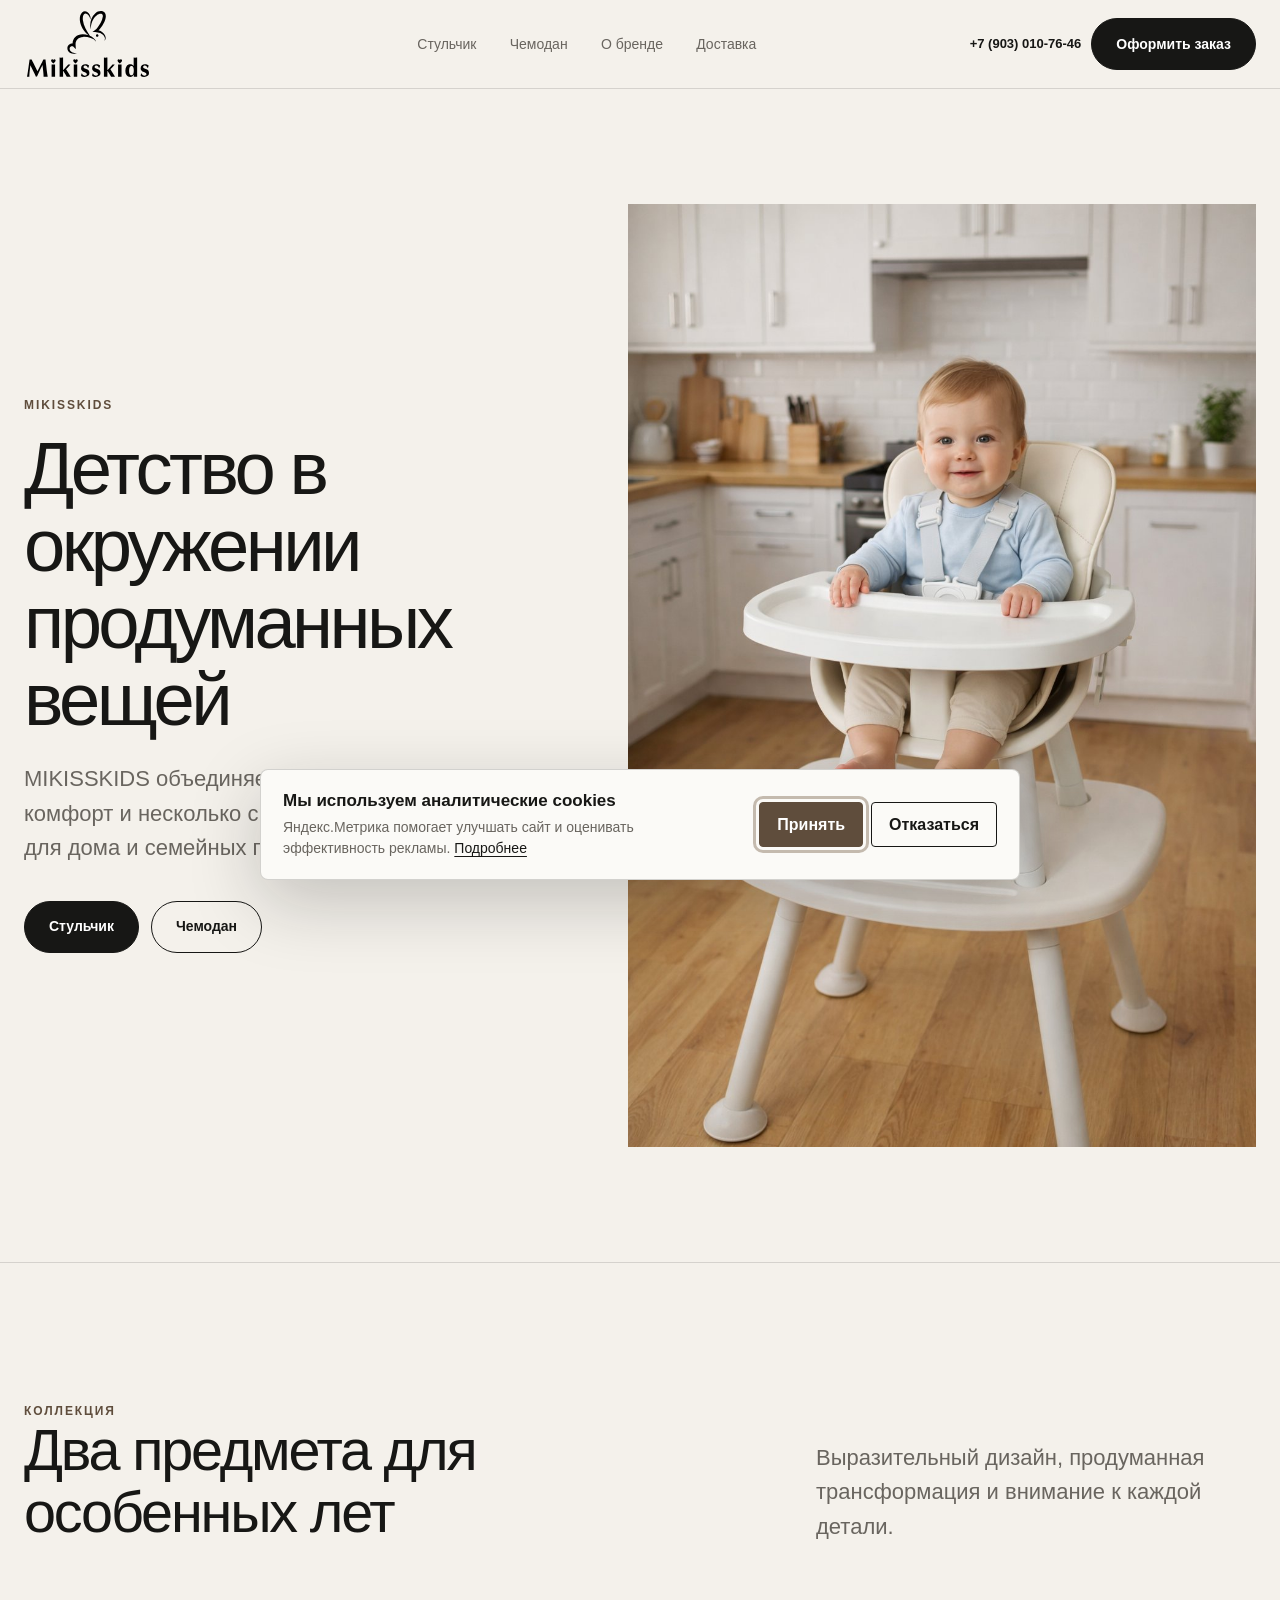
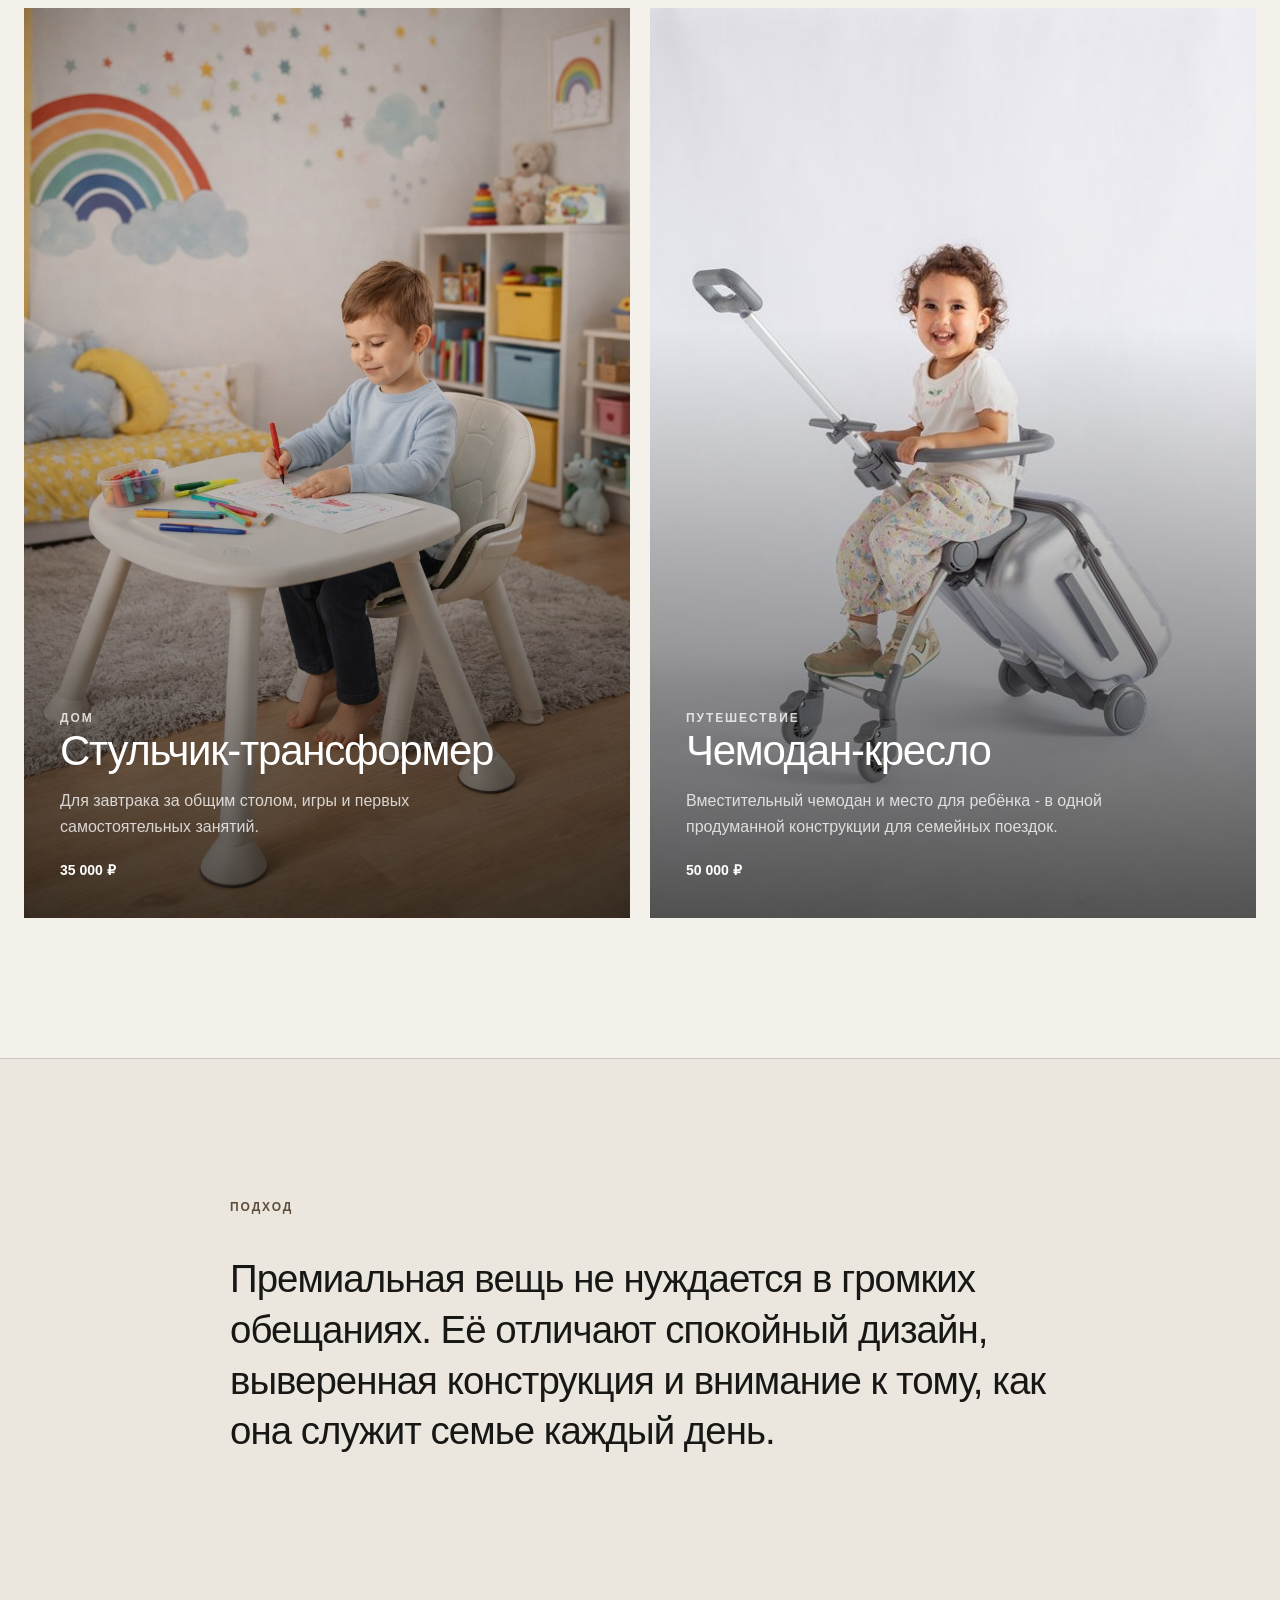
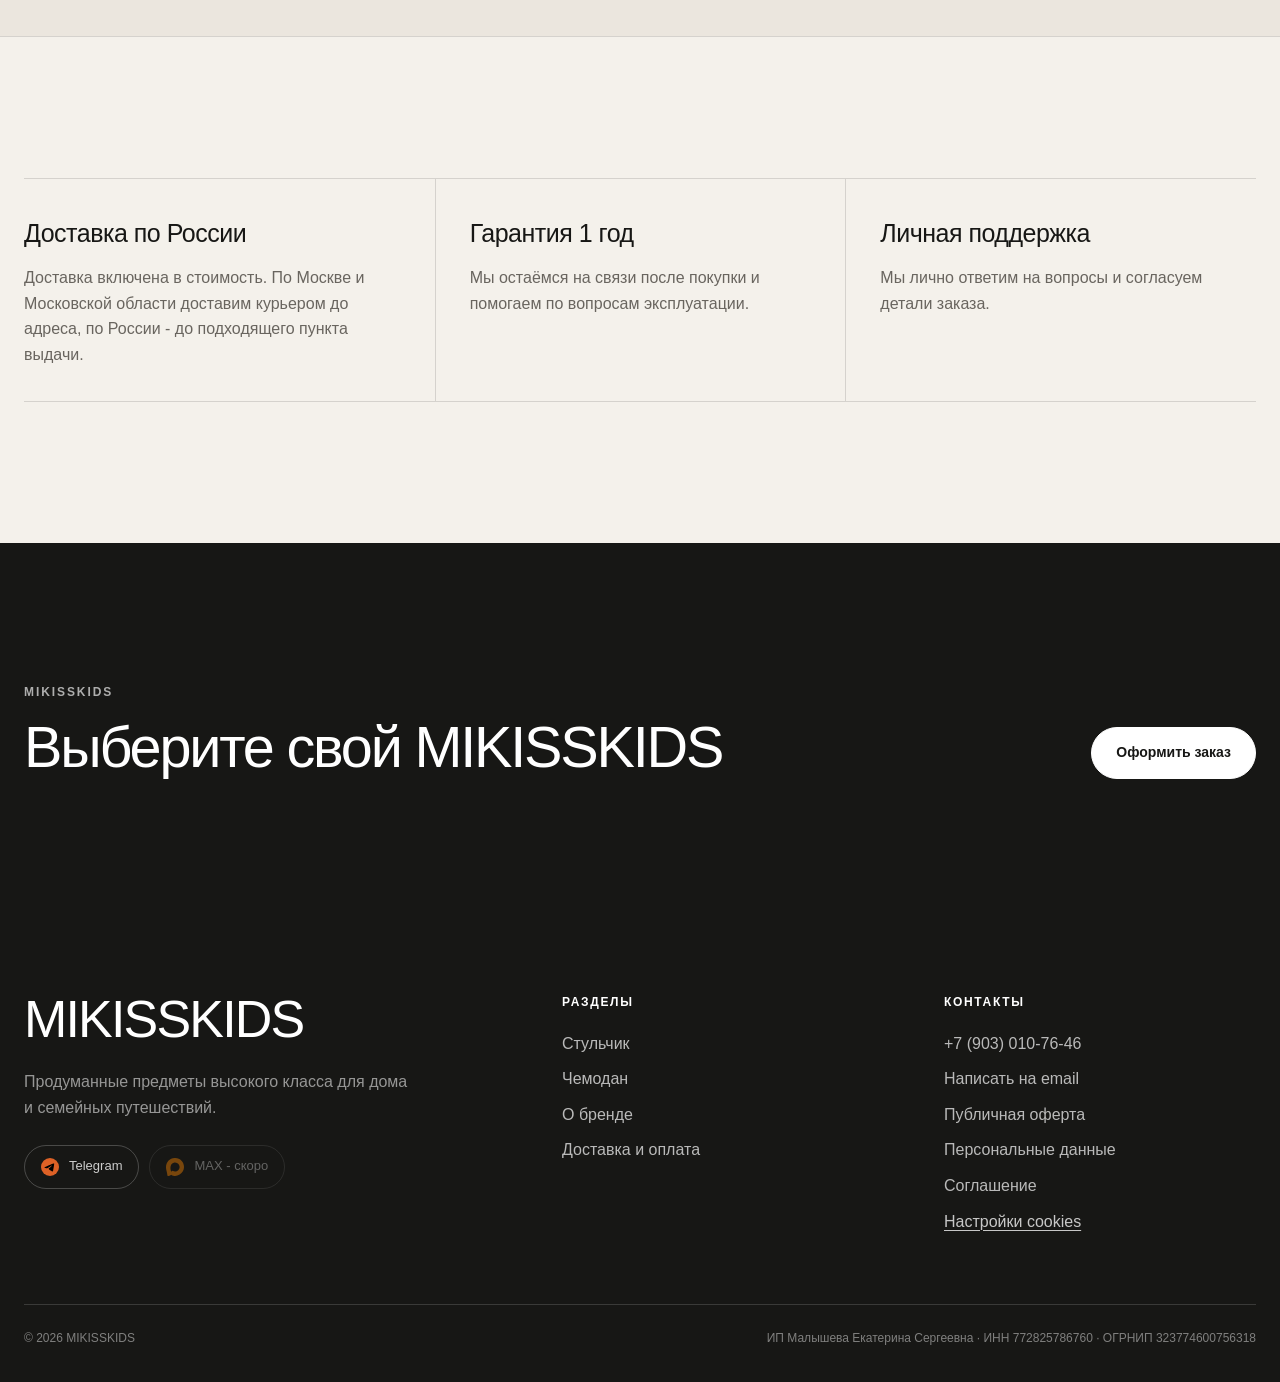
<file: index.html>
<!doctype html>
<html lang="ru">
<head>
  <meta charset="utf-8">
  <meta name="viewport" content="width=device-width, initial-scale=1">
  <title>MIKISSKIDS - вещи для дома и семейных путешествий</title>
  <meta
    name="description"
    content="Стульчик-трансформер и чемодан-кресло MIKISSKIDS. Продуманные предметы для детства, дома и семейных путешествий."
  >
  <link rel="canonical" href="https://mikisskids.ru/">
  <meta property="og:locale" content="ru_RU">
  <meta property="og:type" content="website">
  <meta property="og:site_name" content="MIKISSKIDS">
  <meta property="og:title" content="MIKISSKIDS - вещи для дома и семейных путешествий">
  <meta property="og:description" content="Стульчик-трансформер и чемодан-кресло MIKISSKIDS. Продуманные предметы для детства, дома и семейных путешествий.">
  <meta property="og:url" content="https://mikisskids.ru/">
  <meta property="og:image" content="https://mikisskids.ru/assets/images/chair/chair-01.jpg">
  <meta name="twitter:card" content="summary_large_image">
  <script type="application/ld+json">
  {
    "@context": "https://schema.org",
    "@graph": [
      {
        "@type": "Organization",
        "@id": "https://mikisskids.ru/#organization",
        "name": "MIKISSKIDS",
        "url": "https://mikisskids.ru/",
        "logo": "https://mikisskids.ru/assets/brand/logo-full.svg",
        "email": "welcome@mikisskids.ru",
        "telephone": "+7-903-010-76-46"
      },
      {
        "@type": "WebSite",
        "@id": "https://mikisskids.ru/#website",
        "url": "https://mikisskids.ru/",
        "name": "MIKISSKIDS",
        "inLanguage": "ru-RU",
        "publisher": {
          "@id": "https://mikisskids.ru/#organization"
        }
      }
    ]
  }
  </script>
  <base href="./">
  <link rel="icon" href="assets/brand/favicon.svg" type="image/svg+xml">
  <link rel="stylesheet" href="css/styles.css">
  <link rel="stylesheet" href="css/consent.css">
  <script src="js/consent.js" defer></script>
  <script src="js/main.js" defer></script>
</head>
<body data-page="home">
  <site-header></site-header>

  <main id="main">
    <section class="hero">
      <div class="container hero-grid">
        <div class="hero-copy reveal">
          <p class="eyebrow">MIKISSKIDS</p>
          <h1 class="display">
            Детство в окружении продуманных вещей
          </h1>
          <p class="lead">
            MIKISSKIDS объединяет выразительный дизайн, комфорт
            и несколько сценариев использования - для дома
            и семейных путешествий.
          </p>
          <div class="button-row">
            <a class="button" href="chair/">Стульчик</a>
            <a class="button button--secondary" href="travel-seat/">
              Чемодан
            </a>
          </div>
        </div>

        <div class="hero-image reveal">
          <img
            src="assets/images/chair/chair-01.jpg"
            width="1024"
            height="1536"
            fetchpriority="high"
            alt="Стульчик-трансформер MIKISSKIDS"
          >
        </div>
      </div>
    </section>

    <section class="section">
      <div class="container">
        <div class="section-head reveal">
          <div>
            <p class="eyebrow">Коллекция</p>
            <h2 class="heading">Два предмета для особенных лет</h2>
          </div>
          <p class="lead">
            Выразительный дизайн, продуманная трансформация
            и внимание к каждой детали.
          </p>
        </div>

        <div class="product-showcase">
          <a class="product-card reveal" href="chair/">
            <img
              src="assets/images/chair/chair-02.jpg"
              width="1024"
              height="1536"
              alt="Стульчик MIKISSKIDS в конфигурации стола и стула"
              loading="lazy"
            >
            <div class="product-card-content">
              <p class="eyebrow">Дом</p>
              <h3 class="subheading">Стульчик-трансформер</h3>
              <p>
                Для завтрака за общим столом, игры и первых
                самостоятельных занятий.
              </p>
              <span class="product-card-price">35 000 ₽</span>
            </div>
          </a>

          <a class="product-card reveal" href="travel-seat/">
            <img
              src="assets/images/travel-seat/travel-seat-04.jpg"
              width="700"
              height="1050"
              alt="Чемодан-кресло MIKISSKIDS во время семейной поездки"
              loading="lazy"
            >
            <div class="product-card-content">
              <p class="eyebrow">Путешествие</p>
              <h3 class="subheading">Чемодан-кресло</h3>
              <p>
                Вместительный чемодан и место для ребёнка -
                в одной продуманной конструкции для семейных поездок.
              </p>
              <span class="product-card-price">50 000 ₽</span>
            </div>
          </a>
        </div>
      </div>
    </section>

    <section class="section section--soft">
      <div class="narrow reveal">
        <p class="eyebrow">Подход</p>
        <p class="text-large">
          Премиальная вещь не нуждается в громких обещаниях.
          Её отличают спокойный дизайн, выверенная конструкция
          и внимание к тому, как она служит семье каждый день.
        </p>
      </div>
    </section>

    <section class="section">
      <div class="container">
        <div class="service-grid">
          <article class="service-item reveal">
            <h3>Доставка по России</h3>
            <p>
              Доставка включена в стоимость. По Москве и Московской
              области доставим курьером до адреса, по России -
              до подходящего пункта выдачи.
            </p>
          </article>

          <article class="service-item reveal">
            <h3>Гарантия 1 год</h3>
            <p>
              Мы остаёмся на связи после покупки и помогаем
              по вопросам эксплуатации.
            </p>
          </article>

          <article class="service-item reveal">
            <h3>Личная поддержка</h3>
            <p>
              Мы лично ответим на вопросы и согласуем детали заказа.
            </p>
          </article>
        </div>
      </div>
    </section>

    <section class="section section--dark">
      <div class="container purchase reveal">
        <div>
          <p class="eyebrow">MIKISSKIDS</p>
          <h2 class="heading">Выберите свой MIKISSKIDS</h2>
        </div>
        <button class="button button--light" type="button" data-open-order>
          Оформить заказ
        </button>
      </div>
    </section>
  </main>

  <site-footer></site-footer>

</body>
</html>
</file>
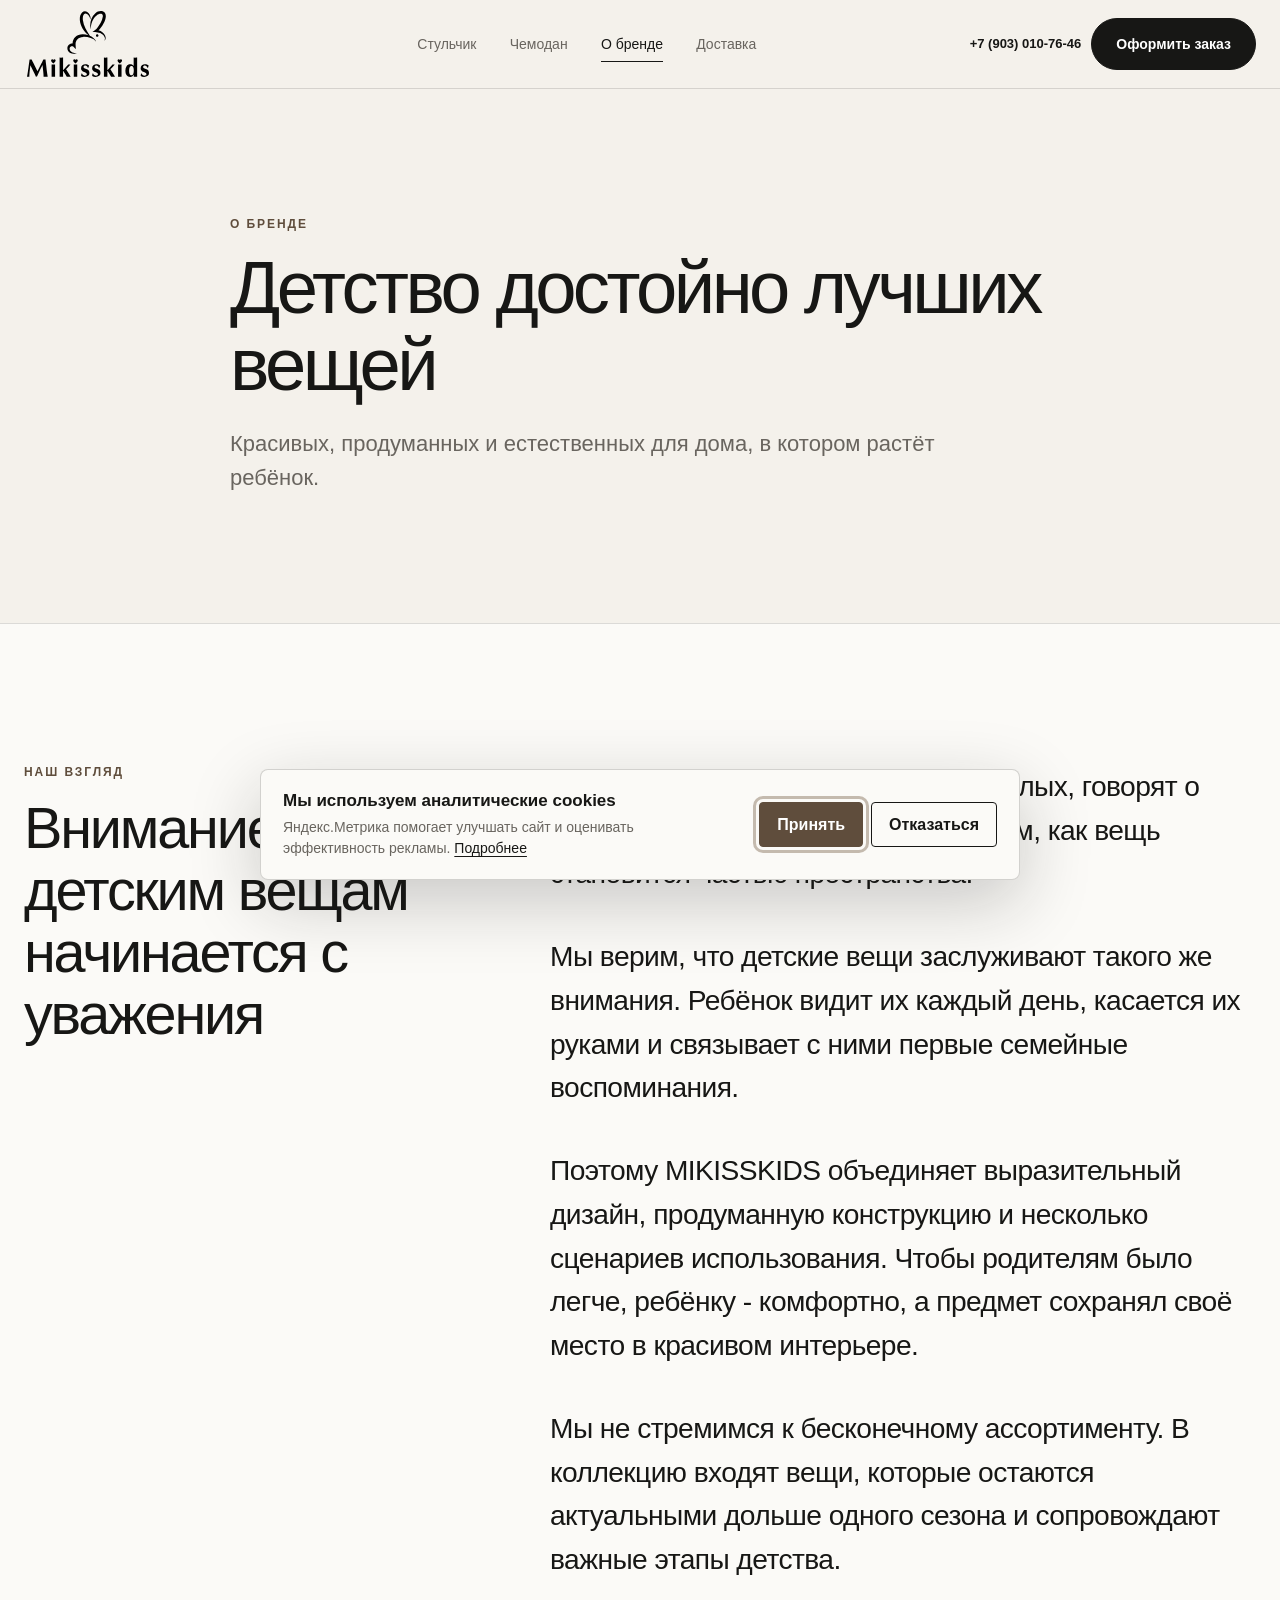
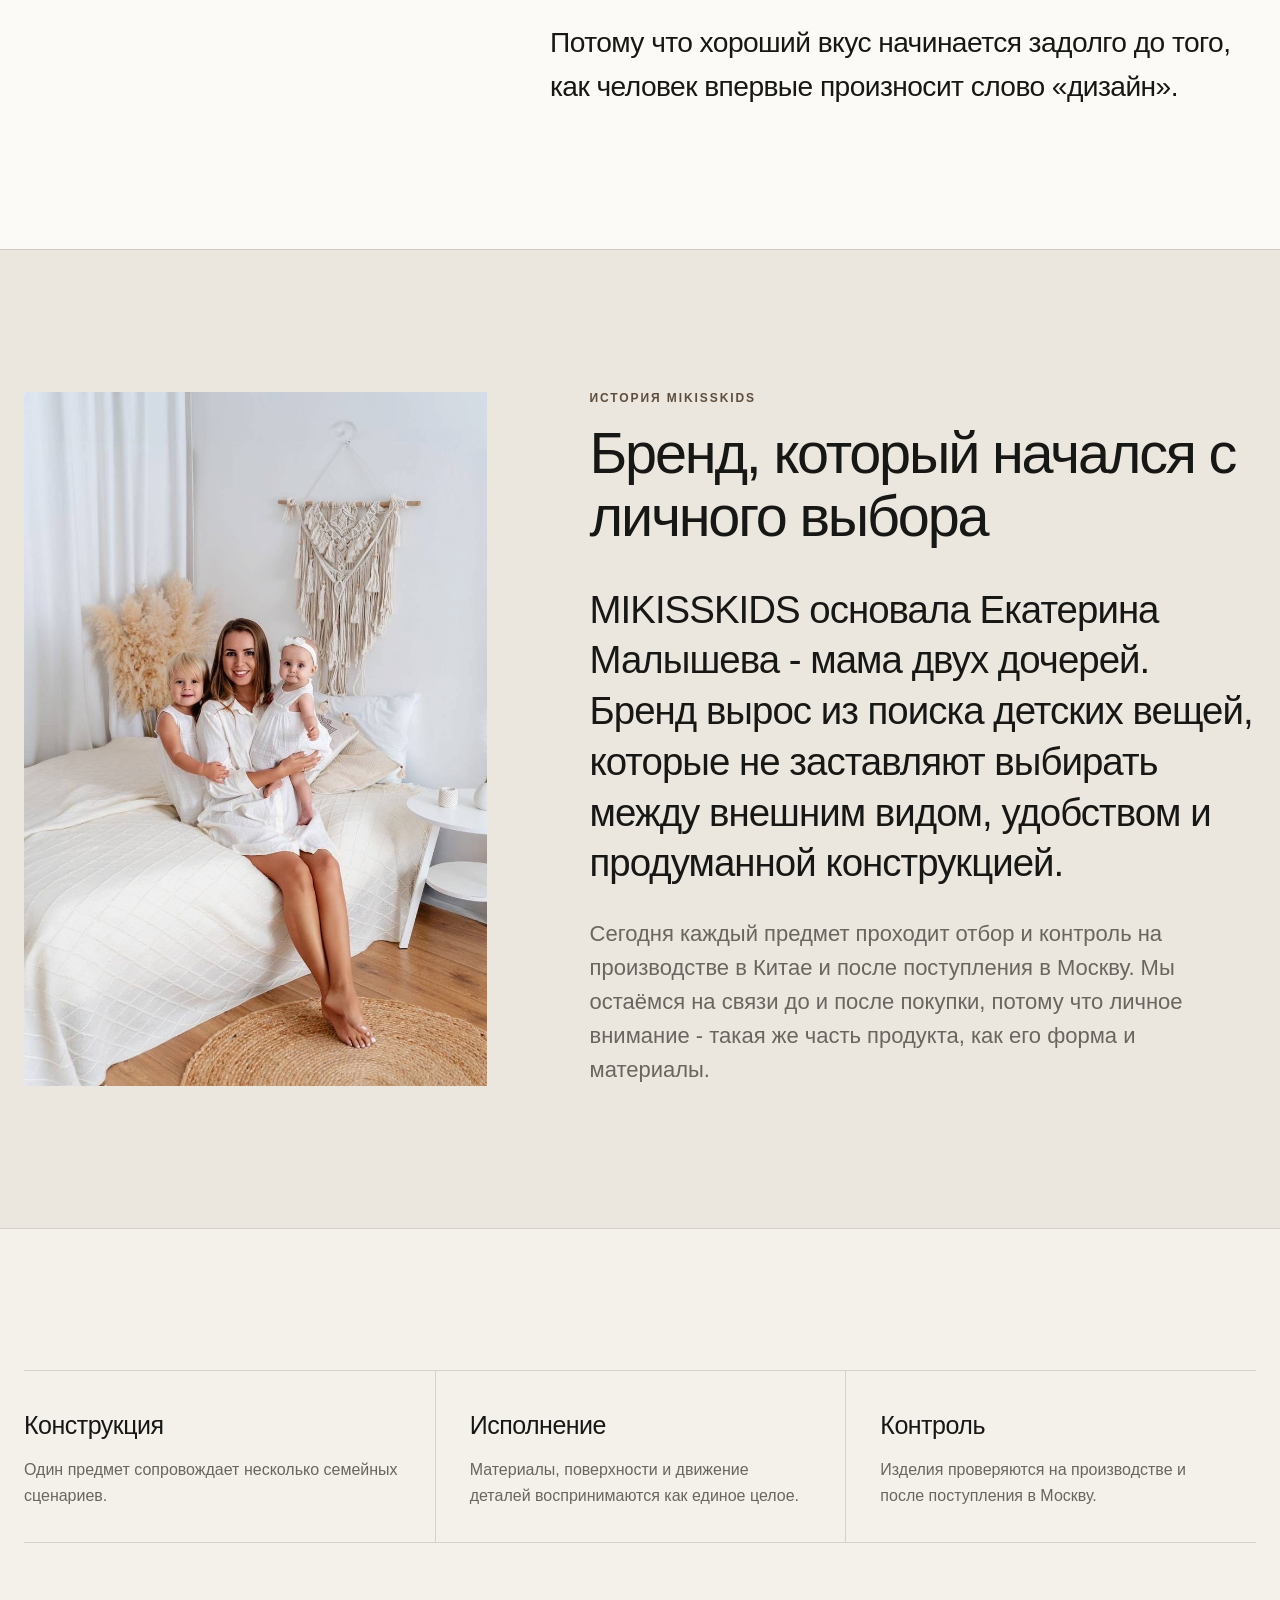
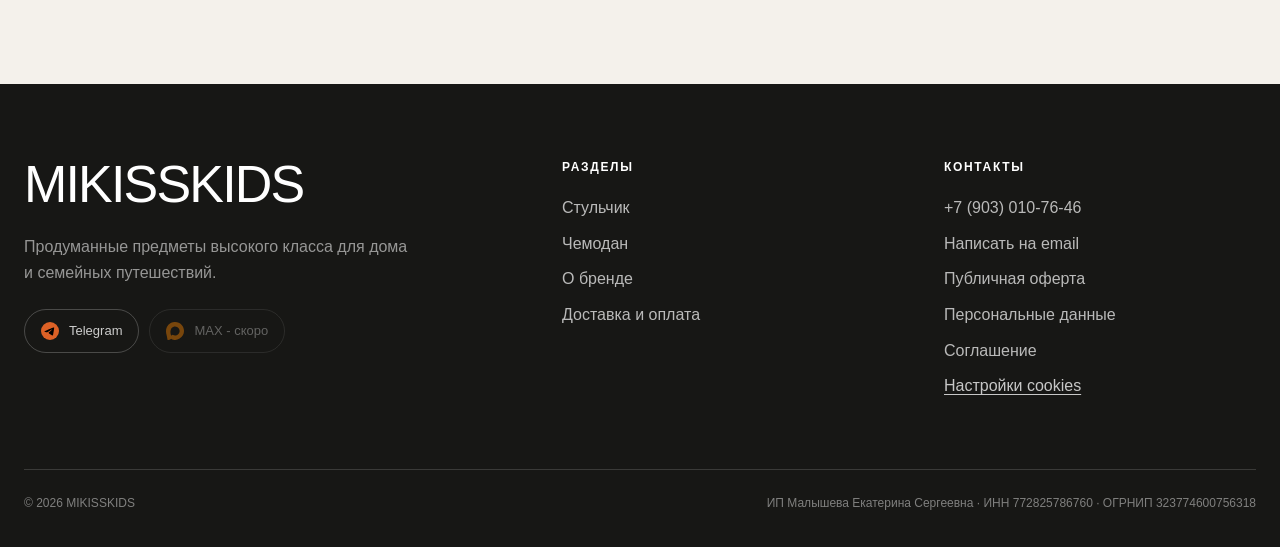
<file: about/index.html>
<!doctype html>
<html lang="ru">
<head>
  <meta charset="utf-8">
  <meta name="viewport" content="width=device-width, initial-scale=1">
  <title>О MIKISSKIDS</title>
  <meta
    name="description"
    content="MIKISSKIDS - предметы для детства, дома и семейных путешествий."
  >
  <link rel="canonical" href="https://mikisskids.ru/about/">
  <meta property="og:locale" content="ru_RU">
  <meta property="og:type" content="website">
  <meta property="og:site_name" content="MIKISSKIDS">
  <meta property="og:title" content="О MIKISSKIDS">
  <meta property="og:description" content="MIKISSKIDS - предметы для детства, дома и семейных путешествий.">
  <meta property="og:url" content="https://mikisskids.ru/about/">
  <meta property="og:image" content="https://mikisskids.ru/assets/images/owner.jpg">
  <meta name="twitter:card" content="summary_large_image">
  <base href="../">
  <link rel="icon" href="assets/brand/favicon.svg" type="image/svg+xml">
  <link rel="stylesheet" href="css/styles.css">
  <link rel="stylesheet" href="css/consent.css">
  <script src="js/consent.js" defer></script>
  <script src="js/main.js" defer></script>
</head>
<body data-page="about">
  <site-header></site-header>

  <main id="main">
    <section class="page-hero">
      <div class="narrow reveal">
        <p class="eyebrow">О бренде</p>
        <h1 class="display">Детство достойно лучших вещей</h1>
        <p class="lead">
          Красивых, продуманных и естественных для дома,
          в котором растёт ребёнок.
        </p>
      </div>
    </section>

    <section class="section brand-story">
      <div class="container brand-story-grid">
        <div class="brand-story-title reveal">
          <p class="eyebrow">Наш взгляд</p>
          <h2 class="heading">
            Внимание к детским вещам начинается с уважения
          </h2>
        </div>

        <div class="brand-story-copy reveal">
          <p>
            Когда выбирают предметы для взрослых, говорят о дизайне,
            качестве исполнения и о том, как вещь становится частью
            пространства.
          </p>

          <p>
            Мы верим, что детские вещи заслуживают такого же внимания.
            Ребёнок видит их каждый день, касается их руками и связывает
            с ними первые семейные воспоминания.
          </p>

          <p>
            Поэтому MIKISSKIDS объединяет выразительный дизайн,
            продуманную конструкцию и несколько сценариев использования.
            Чтобы родителям было легче, ребёнку - комфортно,
            а предмет сохранял своё место в красивом интерьере.
          </p>

          <p>
            Мы не стремимся к бесконечному ассортименту.
            В коллекцию входят вещи, которые остаются актуальными
            дольше одного сезона и сопровождают важные этапы детства.
          </p>

          <p>
            Потому что хороший вкус начинается задолго до того,
            как человек впервые произносит слово «дизайн».
          </p>
        </div>
      </div>
    </section>

    <section class="section brand-founder">
      <div class="container brand-founder-grid">
        <figure class="brand-founder-media reveal">
          <img
            src="assets/images/owner.jpg"
            width="852"
            height="1280"
            alt="Екатерина Малышева, основатель MIKISSKIDS"
            loading="lazy"
            decoding="async"
          >
        </figure>

        <div class="brand-founder-copy reveal">
          <p class="eyebrow">История MIKISSKIDS</p>
          <h2 class="heading">Бренд, который начался с личного выбора</h2>

          <p class="text-large">
            MIKISSKIDS основала Екатерина Малышева - мама двух дочерей.
            Бренд вырос из поиска детских вещей, которые не заставляют выбирать между внешним видом, удобством и продуманной конструкцией.
          </p>

          <p class="lead">
            Сегодня каждый предмет проходит отбор и контроль на производстве в Китае и после поступления в Москву.
            Мы остаёмся на связи до и после покупки, потому что личное внимание - такая же часть продукта, как его форма и материалы.
          </p>
        </div>
      </div>
    </section>

    <section class="section">
      <div class="container service-grid">
        <article class="service-item reveal">
          <h3>Конструкция</h3>
          <p>
            Один предмет сопровождает несколько семейных сценариев.
          </p>
        </article>

        <article class="service-item reveal">
          <h3>Исполнение</h3>
          <p>
            Материалы, поверхности и движение деталей воспринимаются
            как единое целое.
          </p>
        </article>

        <article class="service-item reveal">
          <h3>Контроль</h3>
          <p>
            Изделия проверяются на производстве и после поступления
            в Москву.
          </p>
        </article>
      </div>
    </section>
  </main>

  <site-footer></site-footer>

</body>
</html>
</file>
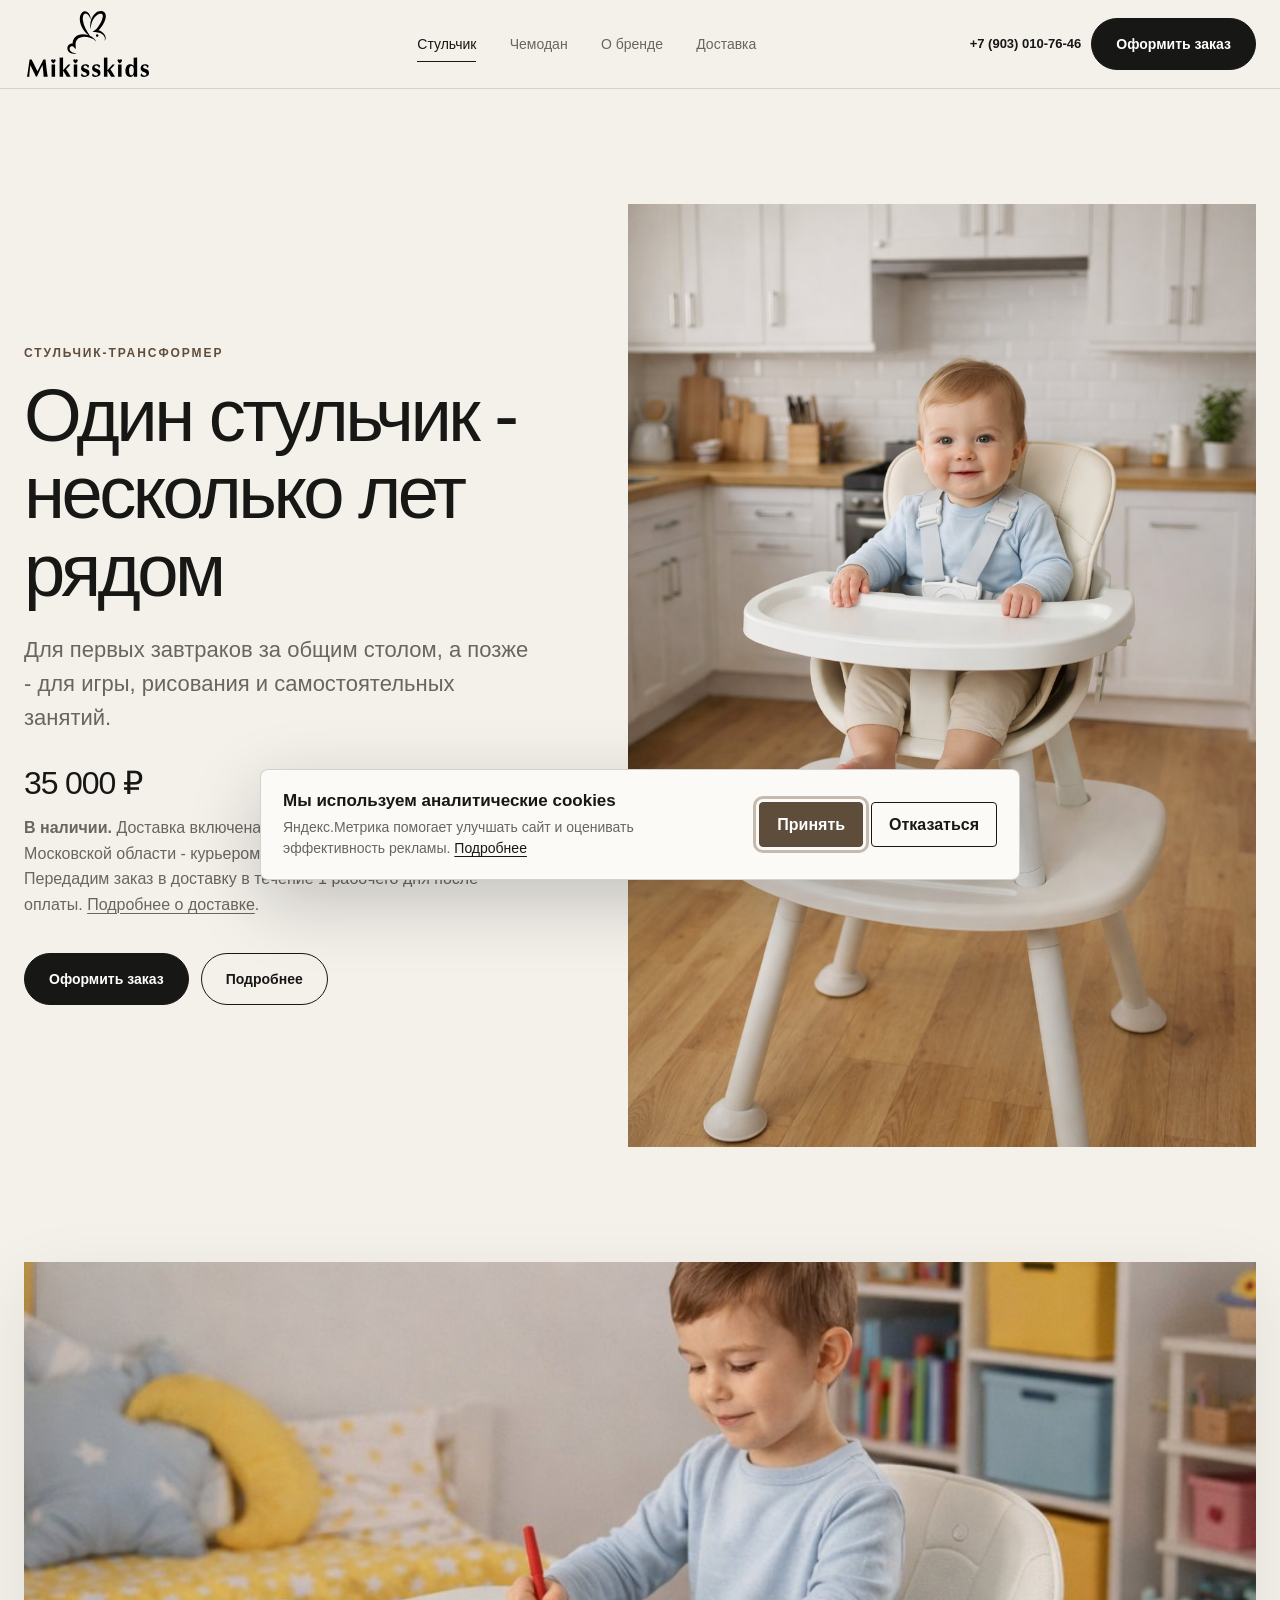
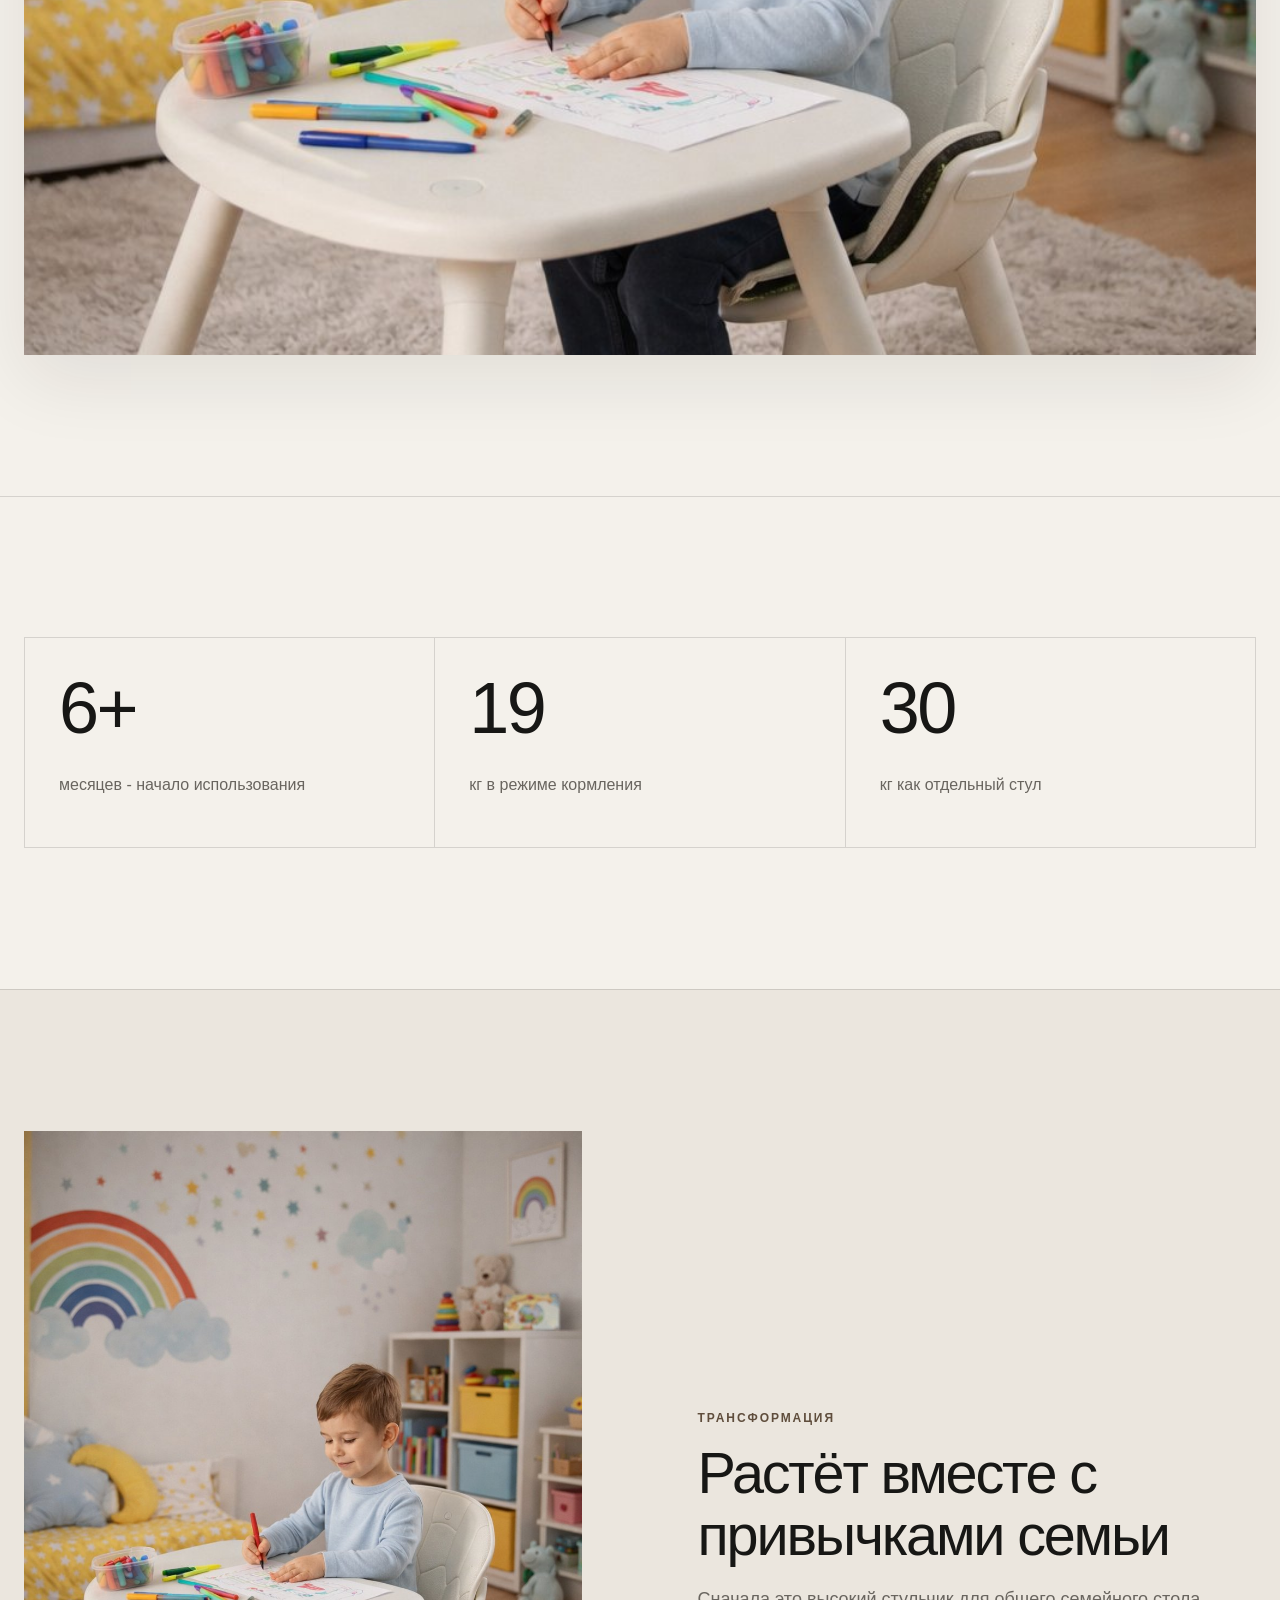
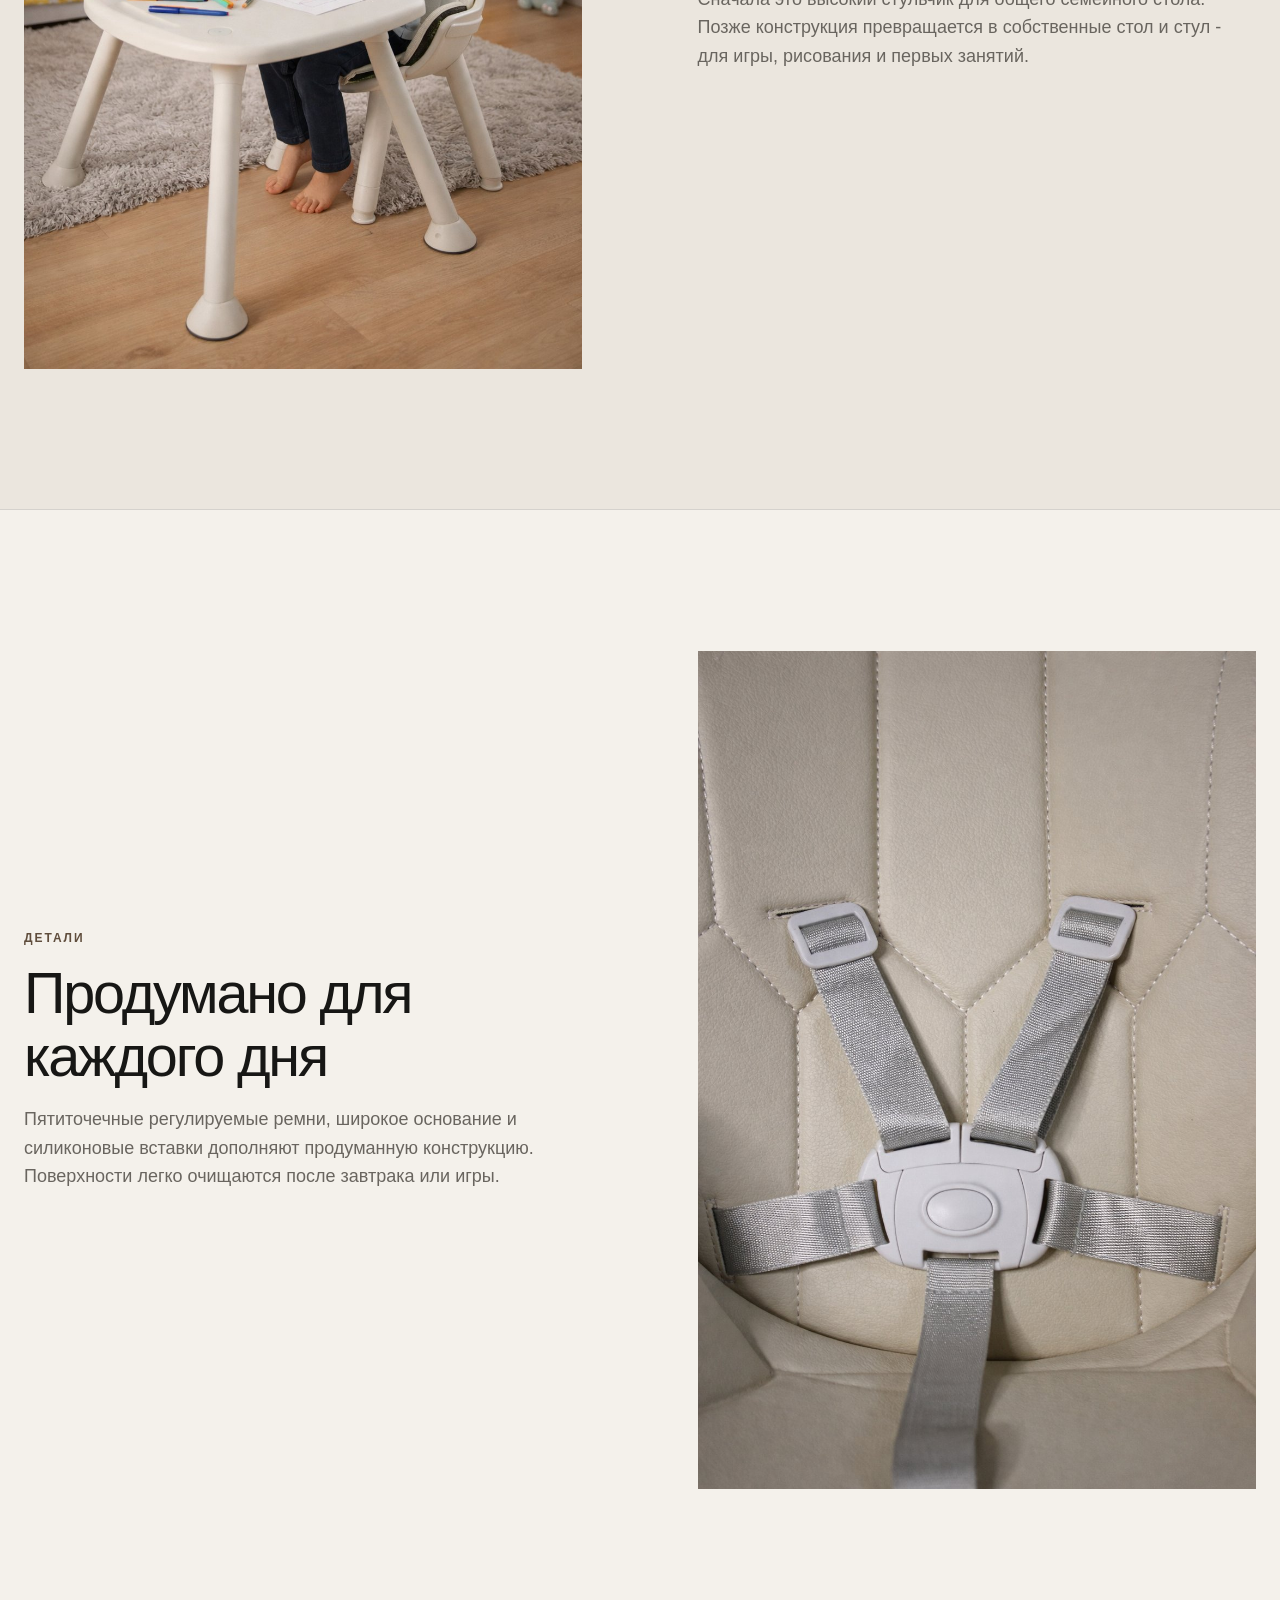
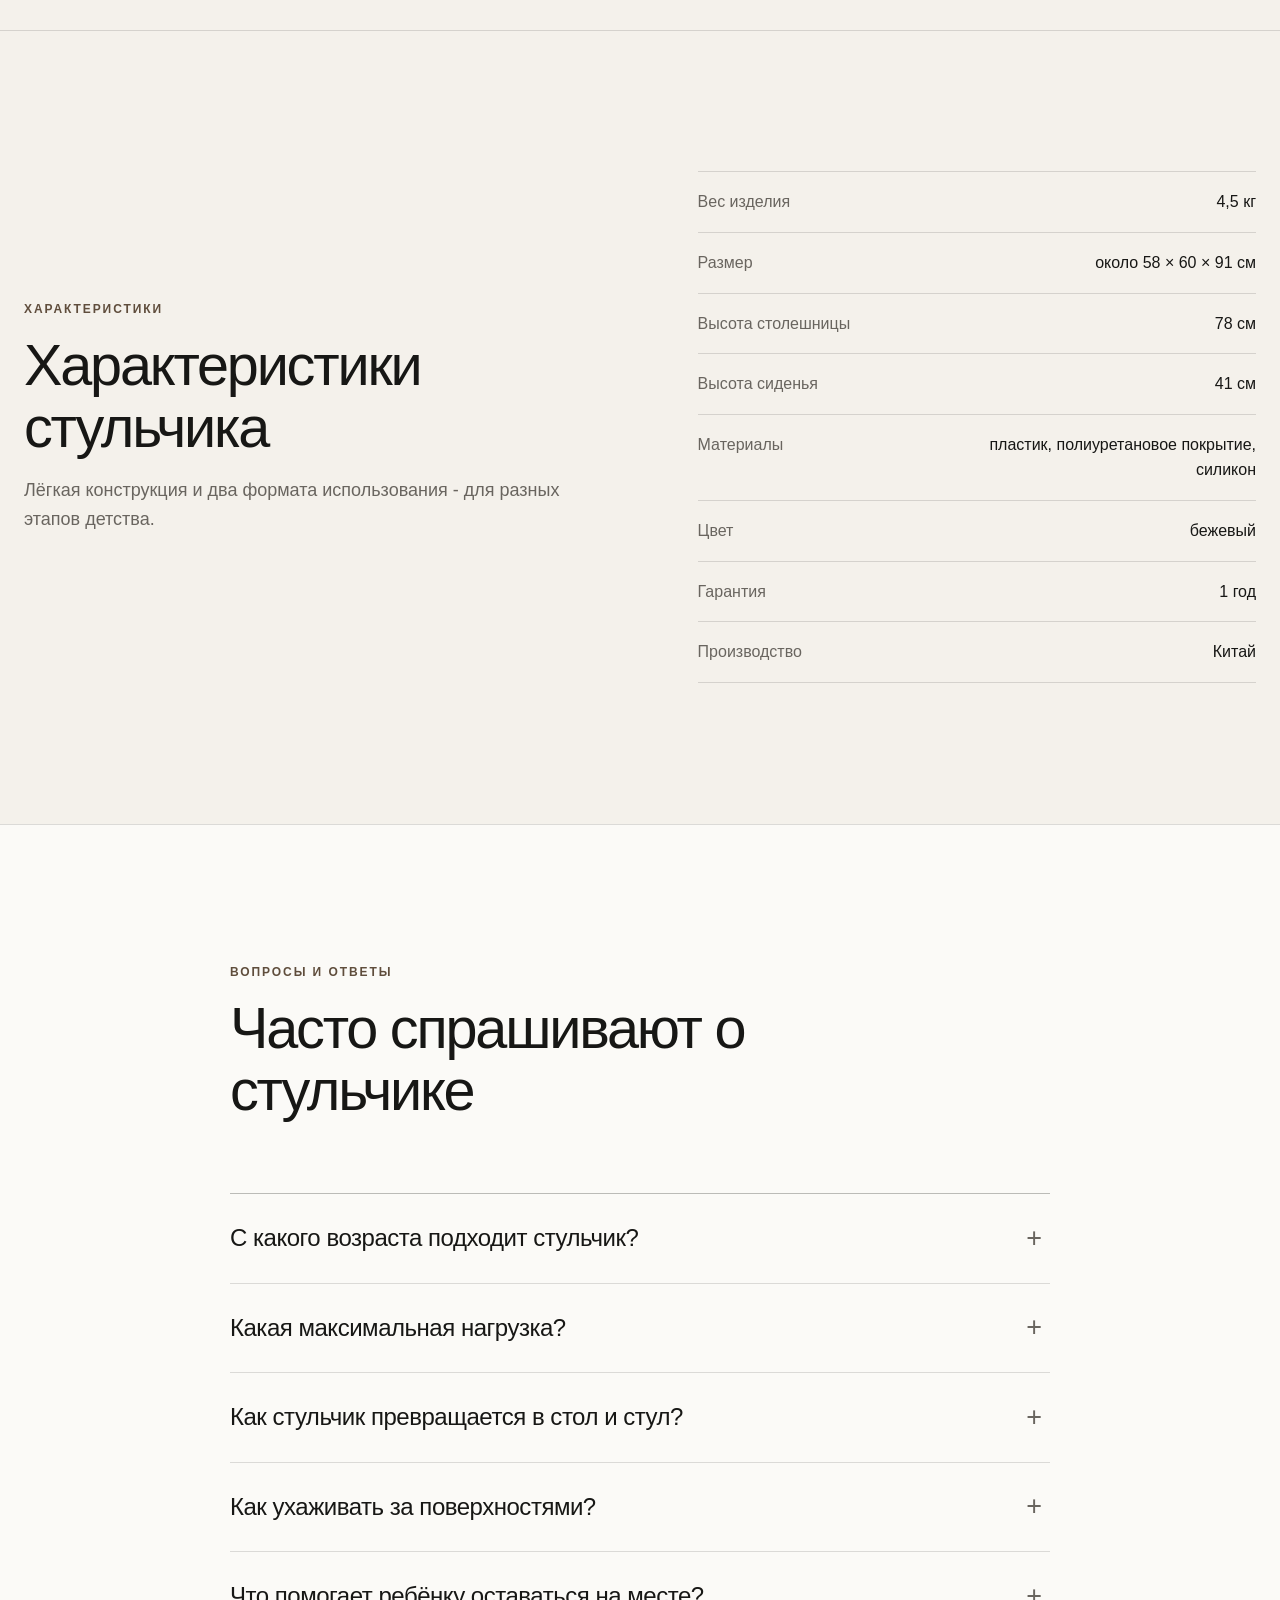
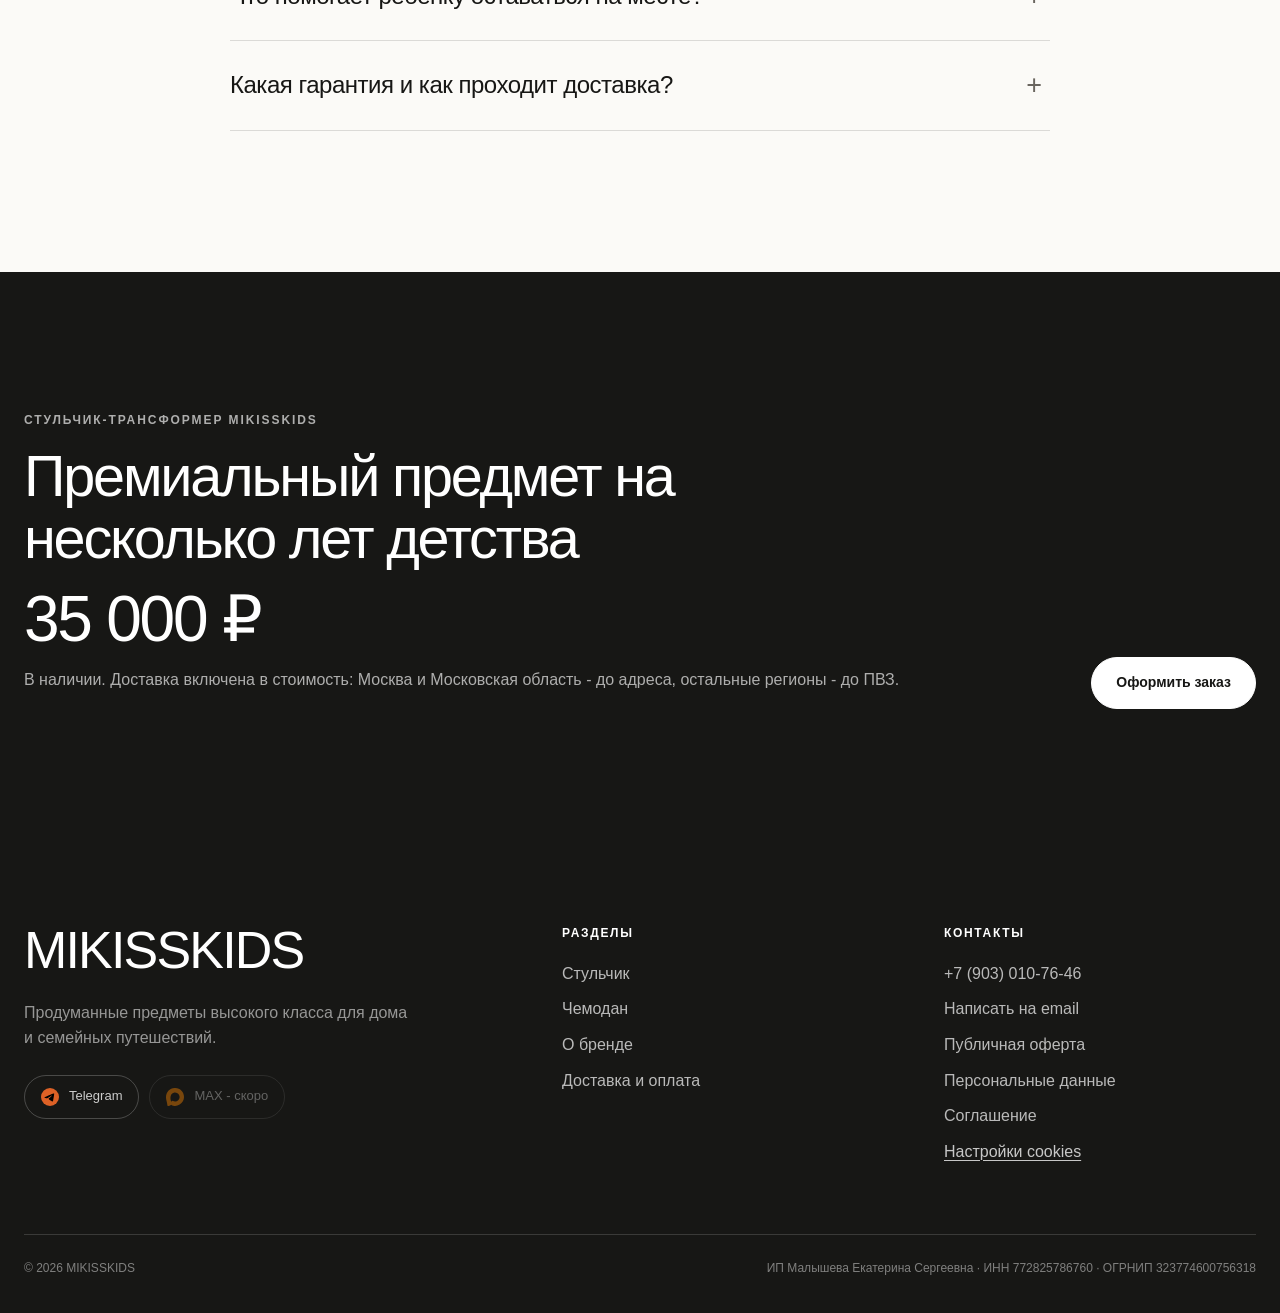
<file: chair/index.html>
<!doctype html>
<html lang="ru">
<head>
  <meta charset="utf-8">
  <meta name="viewport" content="width=device-width, initial-scale=1">
  <title>Стульчик-трансформер MIKISSKIDS - 35 000 ₽</title>
  <meta
    name="description"
    content="Стульчик MIKISSKIDS для кормления, игры и первых самостоятельных занятий. Трансформируется в отдельные стол и стул."
  >
  <link rel="canonical" href="https://mikisskids.ru/chair/">
  <meta property="og:locale" content="ru_RU">
  <meta property="og:type" content="website">
  <meta property="og:site_name" content="MIKISSKIDS">
  <meta property="og:title" content="Стульчик-трансформер MIKISSKIDS - 35 000 ₽">
  <meta property="og:description" content="Стульчик MIKISSKIDS для кормления, игры и первых самостоятельных занятий. Трансформируется в отдельные стол и стул.">
  <meta property="og:url" content="https://mikisskids.ru/chair/">
  <meta property="og:image" content="https://mikisskids.ru/assets/images/chair/chair-01.jpg">
  <meta name="twitter:card" content="summary_large_image">
  <script type="application/ld+json">
  {
    "@context": "https://schema.org",
    "@graph": [
      {
        "@type": "Organization",
        "@id": "https://mikisskids.ru/#organization",
        "name": "MIKISSKIDS",
        "url": "https://mikisskids.ru/",
        "logo": "https://mikisskids.ru/assets/brand/logo-full.svg",
        "email": "welcome@mikisskids.ru",
        "telephone": "+7-903-010-76-46"
      },
      {
        "@type": "Product",
        "@id": "https://mikisskids.ru/chair/#product",
        "url": "https://mikisskids.ru/chair/",
        "mainEntityOfPage": "https://mikisskids.ru/chair/",
        "name": "Стульчик-трансформер MIKISSKIDS",
        "description": "Стульчик MIKISSKIDS для кормления, игры и первых самостоятельных занятий. Трансформируется в отдельные стол и стул.",
        "image": [
          "https://mikisskids.ru/assets/images/chair/chair-01.jpg",
          "https://mikisskids.ru/assets/images/chair/chair-02.jpg",
          "https://mikisskids.ru/assets/images/chair/chair-03.jpg"
        ],
        "brand": {
          "@type": "Brand",
          "name": "MIKISSKIDS"
        },
        "category": "Детские стульчики-трансформеры",
        "color": "Бежевый",
        "material": "Пластик, полиуретановое покрытие, силикон",
        "weight": {
          "@type": "QuantitativeValue",
          "value": 4.5,
          "unitCode": "KGM"
        },
        "additionalProperty": [
          {
            "@type": "PropertyValue",
            "name": "Размер",
            "value": "около 58 × 60 × 91 см"
          },
          {
            "@type": "PropertyValue",
            "name": "Максимальная нагрузка в режиме кормления",
            "value": "19 кг"
          },
          {
            "@type": "PropertyValue",
            "name": "Максимальная нагрузка отдельного стула",
            "value": "30 кг"
          },
          {
            "@type": "PropertyValue",
            "name": "Гарантия",
            "value": "1 год"
          }
        ],
        "offers": {
          "@type": "Offer",
          "url": "https://mikisskids.ru/chair/",
          "price": 35000,
          "priceCurrency": "RUB",
          "availability": "https://schema.org/InStock",
          "seller": {
            "@id": "https://mikisskids.ru/#organization"
          }
        }
      }
    ]
  }
  </script>
  <base href="../">
  <link rel="icon" href="assets/brand/favicon.svg" type="image/svg+xml">
  <link rel="stylesheet" href="css/styles.css">
  <link rel="stylesheet" href="css/consent.css">
  <script src="js/consent.js" defer></script>
  <script src="js/main.js" defer></script>
</head>
<body data-page="chair">
  <site-header></site-header>

  <main id="main">
    <section class="hero">
      <div class="container hero-grid">
        <div class="hero-copy reveal">
          <p class="eyebrow">Стульчик-трансформер</p>
          <h1 class="display">
            Один стульчик - несколько лет рядом
          </h1>
          <p class="lead">
            Для первых завтраков за общим столом, а позже -
            для игры, рисования и самостоятельных занятий.
          </p>
          <div class="hero-price">35 000 ₽</div>
          <p class="muted">
            <strong>В наличии.</strong> Доставка включена
            в стоимость: по Москве и Московской области - курьером
            до адреса, по России - до ПВЗ. Передадим заказ
            в доставку в течение 1 рабочего дня после оплаты.
            <a href="delivery/">Подробнее о доставке</a>.
          </p>
          <div class="button-row">
            <button
              class="button"
              type="button"
              data-open-order
              data-product="chair"
            >
              Оформить заказ
            </button>
            <a class="button button--secondary" href="chair/#details">
              Подробнее
            </a>
          </div>
        </div>

        <div class="hero-image reveal">
          <img
            src="assets/images/chair/chair-01.jpg"
            width="1024"
            height="1536"
            fetchpriority="high"
            alt="Стульчик-трансформер MIKISSKIDS"
          >
        </div>
      </div>
    </section>

    <section
      class="product-film product-film--chair"
      aria-label="Стульчик MIKISSKIDS в двух конфигурациях"
    >
      <div class="container">
        <div class="video-embed video-embed--chair reveal">
          <video
            data-ambient-video
            autoplay
            muted
            loop
            playsinline
            preload="metadata"
            disablepictureinpicture
            poster="assets/images/chair/chair-02.jpg"
            width="1280"
            height="720"
            aria-label="Стульчик MIKISSKIDS меняет конфигурацию"
          >
            <source
              src="assets/video/chair-brown.mp4"
              type="video/mp4"
            >
          </video>
        </div>
      </div>
    </section>

    <section class="section" id="details">
      <div class="container">
        <div class="number-grid">
          <div class="number-item reveal">
            <span class="number-value">6+</span>
            <span class="number-label">месяцев - начало использования</span>
          </div>
          <div class="number-item reveal">
            <span class="number-value">19</span>
            <span class="number-label">кг в режиме кормления</span>
          </div>
          <div class="number-item reveal">
            <span class="number-value">30</span>
            <span class="number-label">кг как отдельный стул</span>
          </div>
        </div>
      </div>
    </section>

    <section class="section section--soft">
      <div class="container split">
        <div class="split-media reveal">
          <img
            src="assets/images/chair/chair-02.jpg"
            width="1024"
            height="1536"
            alt="Отдельные детские стол и стул MIKISSKIDS"
            loading="lazy"
          >
        </div>
        <div class="split-copy reveal">
          <p class="eyebrow">Трансформация</p>
          <h2 class="heading">Растёт вместе с привычками семьи</h2>
          <p>
            Сначала это высокий стульчик для общего семейного стола.
            Позже конструкция превращается в собственные стол и стул -
            для игры, рисования и первых занятий.
          </p>
        </div>
      </div>
    </section>

    <section class="section">
      <div class="container split split--reverse">
        <div class="split-media reveal">
          <img
            src="assets/images/chair/chair-03.jpg"
            width="1024"
            height="1536"
            alt="Детали стульчика MIKISSKIDS"
            loading="lazy"
          >
        </div>
        <div class="split-copy reveal">
          <p class="eyebrow">Детали</p>
          <h2 class="heading">Продумано для каждого дня</h2>
          <p>
            Пятиточечные регулируемые ремни, широкое основание
            и силиконовые вставки дополняют продуманную конструкцию.
            Поверхности легко очищаются после завтрака или игры.
          </p>
        </div>
      </div>
    </section>

    <section class="section">
      <div class="container split">
        <div class="split-copy reveal">
          <p class="eyebrow">Характеристики</p>
          <h2 class="heading">Характеристики стульчика</h2>
          <p>
            Лёгкая конструкция и два формата использования -
            для разных этапов детства.
          </p>
        </div>

        <dl class="spec-list reveal">
          <div class="spec-row">
            <dt>Вес изделия</dt>
            <dd>4,5 кг</dd>
          </div>
          <div class="spec-row">
            <dt>Размер</dt>
            <dd>около 58 × 60 × 91 см</dd>
          </div>
          <div class="spec-row">
            <dt>Высота столешницы</dt>
            <dd>78 см</dd>
          </div>
          <div class="spec-row">
            <dt>Высота сиденья</dt>
            <dd>41 см</dd>
          </div>
          <div class="spec-row">
            <dt>Материалы</dt>
            <dd>пластик, полиуретановое покрытие, силикон</dd>
          </div>
          <div class="spec-row">
            <dt>Цвет</dt>
            <dd>бежевый</dd>
          </div>
          <div class="spec-row">
            <dt>Гарантия</dt>
            <dd>1 год</dd>
          </div>
          <div class="spec-row">
            <dt>Производство</dt>
            <dd>Китай</dd>
          </div>
        </dl>
      </div>
    </section>

    <section class="section faq-section" id="faq">
      <div class="narrow">
        <div class="faq-intro reveal">
          <p class="eyebrow">Вопросы и ответы</p>
          <h2 class="heading">Часто спрашивают о стульчике</h2>
        </div>

        <div class="faq-list reveal">
          <details class="faq-item">
            <summary>
              С какого возраста подходит стульчик?
            </summary>
            <div class="faq-answer">
              <p>
                Ориентир для начала использования - 6 месяцев.
                В высокой конфигурации стульчик рассчитан на нагрузку
                до 19 кг. Позже его можно превратить в отдельные стол
                и стул и использовать примерно до 5 лет.
              </p>
            </div>
          </details>

          <details class="faq-item">
            <summary>
              Какая максимальная нагрузка?
            </summary>
            <div class="faq-answer">
              <p>
                В режиме стульчика для кормления - до 19 кг.
                Когда конструкция разделена, отдельный стул рассчитан
                на нагрузку до 30 кг.
              </p>
            </div>
          </details>

          <details class="faq-item">
            <summary>
              Как стульчик превращается в стол и стул?
            </summary>
            <div class="faq-answer">
              <p>
                Высокая конструкция разделяется на два самостоятельных
                предмета. Для трансформации не требуются инструменты.
                Перед использованием рекомендуем проверить все соединения
                и убедиться, что элементы зафиксированы.
              </p>
            </div>
          </details>

          <details class="faq-item">
            <summary>
              Как ухаживать за поверхностями?
            </summary>
            <div class="faq-answer">
              <p>
                Пластиковые поверхности и покрытие сиденья достаточно
                протирать мягкой влажной тканью. Не используйте абразивные
                средства и жёсткие щётки, чтобы сохранить внешний вид
                материалов.
              </p>
            </div>
          </details>

          <details class="faq-item">
            <summary>
              Что помогает ребёнку оставаться на месте?
            </summary>
            <div class="faq-answer">
              <p>
                Стульчик оснащён регулируемыми пятиточечными ремнями.
                Перед каждым использованием проверьте их положение
                и фиксацию. Ребёнок должен находиться под постоянным
                присмотром взрослого.
              </p>
            </div>
          </details>

          <details class="faq-item">
            <summary>
              Какая гарантия и как проходит доставка?
            </summary>
            <div class="faq-answer">
              <p>
                Гарантия составляет один год. Стульчик в наличии.
                По Москве и Московской области доставим курьером
                до адреса, по России - до ПВЗ СДЭК. Доставка включена в стоимость.
                Передадим заказ в доставку в течение 1 рабочего дня
                после оплаты.
              </p>
            </div>
          </details>
        </div>
      </div>
    </section>

    <section class="section section--dark">
      <div class="container purchase reveal">
        <div>
          <p class="eyebrow">Стульчик-трансформер MIKISSKIDS</p>
          <h2 class="heading">Премиальный предмет на несколько лет детства</h2>
          <div class="purchase-price">35 000 ₽</div>
          <p class="muted">
            В наличии. Доставка включена в стоимость:
            Москва и Московская область - до адреса,
            остальные регионы - до ПВЗ.
          </p>
        </div>
        <button
          class="button button--light"
          type="button"
          data-open-order
          data-product="chair"
        >
          Оформить заказ
        </button>
      </div>
    </section>
  </main>

  <site-footer></site-footer>

</body>
</html>
</file>
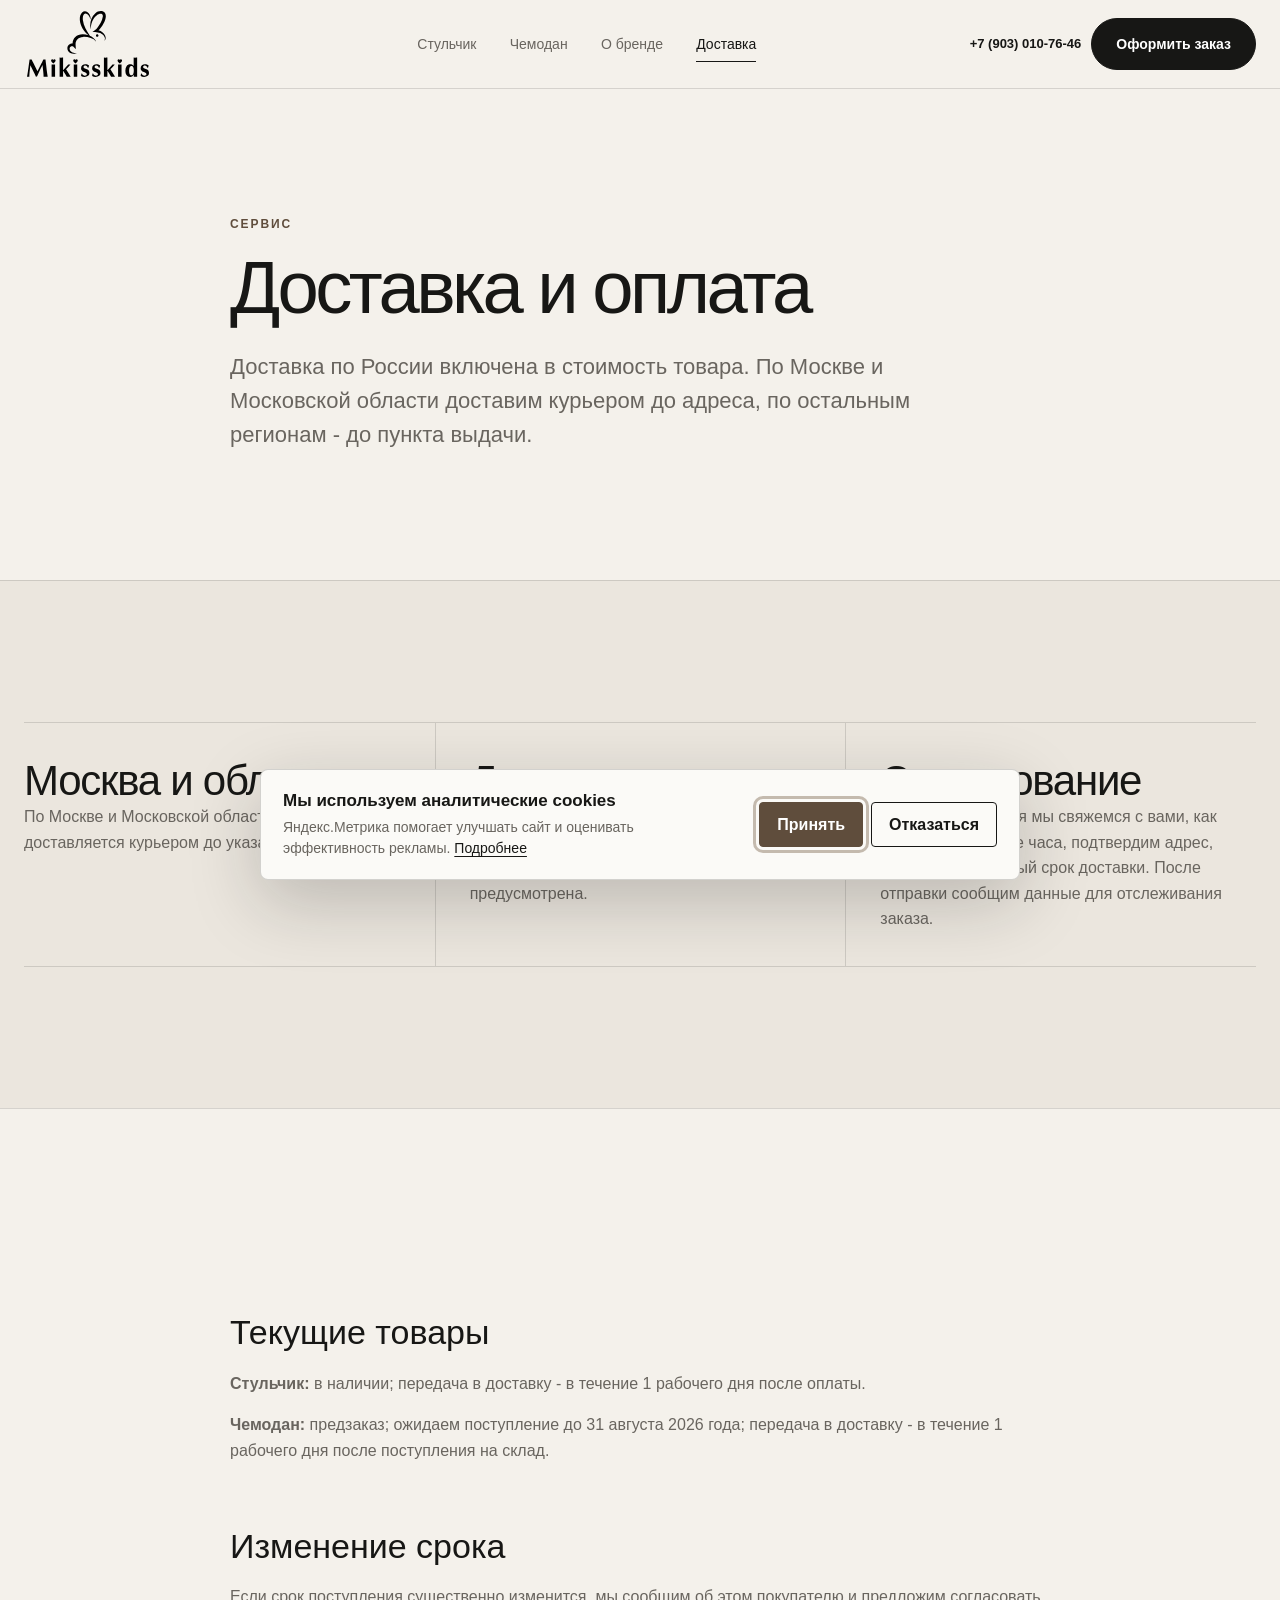
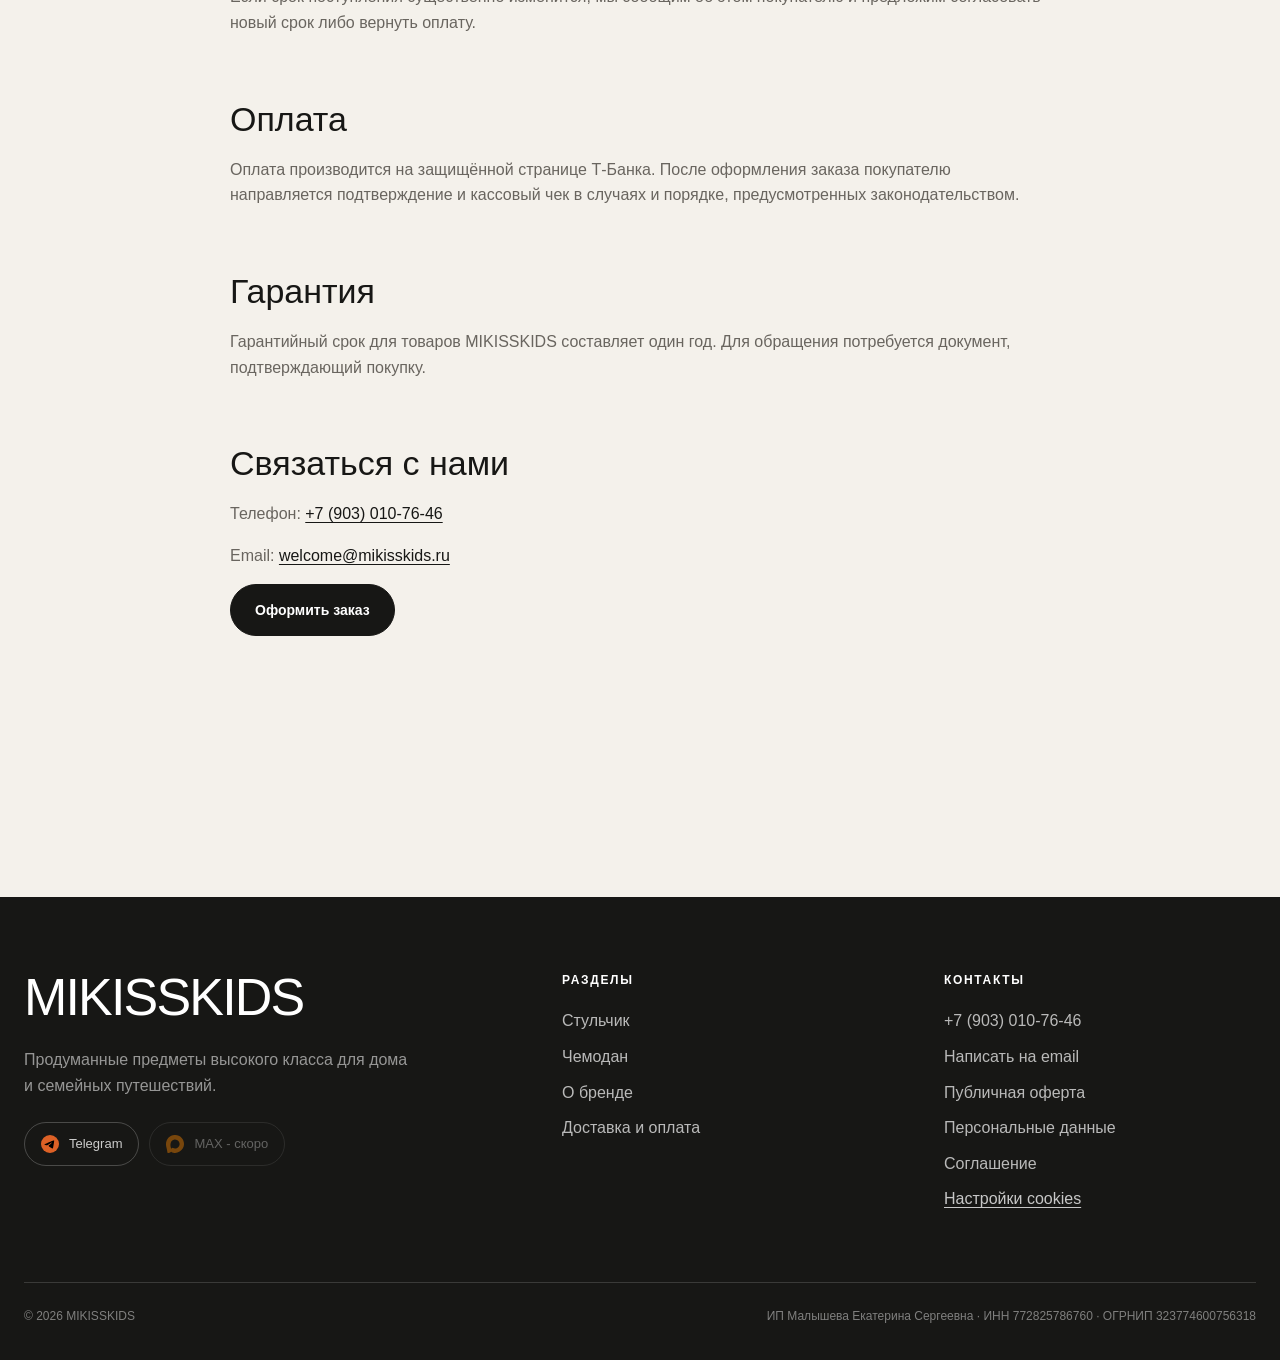
<file: delivery/index.html>
<!doctype html>
<html lang="ru">
<head>
  <meta charset="utf-8">
  <meta name="viewport" content="width=device-width, initial-scale=1">
  <title>Доставка и оплата - MIKISSKIDS</title>
  <meta
    name="description"
    content="Условия доставки, оплаты, гарантии и связи с MIKISSKIDS."
  >
  <link rel="canonical" href="https://mikisskids.ru/delivery/">
  <meta property="og:locale" content="ru_RU">
  <meta property="og:type" content="website">
  <meta property="og:site_name" content="MIKISSKIDS">
  <meta property="og:title" content="Доставка и оплата - MIKISSKIDS">
  <meta property="og:description" content="Условия доставки, оплаты, гарантии и связи с MIKISSKIDS.">
  <meta property="og:url" content="https://mikisskids.ru/delivery/">
  <meta property="og:image" content="https://mikisskids.ru/assets/images/chair/chair-01.jpg">
  <meta name="twitter:card" content="summary_large_image">
  <base href="../">
  <link rel="icon" href="assets/brand/favicon.svg" type="image/svg+xml">
  <link rel="stylesheet" href="css/styles.css">
  <link rel="stylesheet" href="css/consent.css">
  <script src="js/consent.js" defer></script>
  <script src="js/main.js" defer></script>
</head>
<body data-page="delivery">
  <site-header></site-header>

  <main id="main">
    <section class="page-hero">
      <div class="narrow reveal">
        <p class="eyebrow">Сервис</p>
        <h1 class="display">Доставка и оплата</h1>
        <p class="lead">
          Доставка по России включена в стоимость товара.
          По Москве и Московской области доставим курьером
          до адреса, по остальным регионам - до пункта выдачи.
        </p>
      </div>
    </section>

    <section class="section section--soft">
      <div class="container service-grid">
        <article class="service-item reveal">
          <h2 class="subheading">Москва и область</h2>
          <p>
            По Москве и Московской области заказ бесплатно
            доставляется курьером до указанного адреса.
          </p>
        </article>

        <article class="service-item reveal">
          <h2 class="subheading">Другие регионы</h2>
          <p>
            По остальной России заказ бесплатно доставляется
            до подходящего ПВЗ СДЭК.
            Доставка <b>до двери</b> в других регионах не предусмотрена.
          </p>
        </article>

        <article class="service-item reveal">
          <h2 class="subheading">Согласование</h2>
          <p>
            После оформления мы свяжемся с вами, как правило,
            в течение часа, подтвердим адрес, способ и ожидаемый
            срок доставки. После отправки сообщим данные
            для отслеживания заказа.
          </p>
        </article>
      </div>
    </section>

    <section class="section">
      <div class="narrow prose reveal">
        <h2>Текущие товары</h2>
        <p>
          <strong>Стульчик:</strong> в наличии; передача в доставку -
          в течение 1 рабочего дня после оплаты.
        </p>
        <p>
          <strong>Чемодан:</strong> предзаказ; ожидаем поступление
          до 31 августа 2026 года; передача в доставку -
          в течение 1 рабочего дня после поступления на склад.
        </p>

        <h2>Изменение срока</h2>
        <p>
          Если срок поступления существенно изменится, мы сообщим
          об этом покупателю и предложим согласовать новый срок
          либо вернуть оплату.
        </p>

        <h2>Оплата</h2>
        <p>
          Оплата производится на защищённой странице Т-Банка.
          После оформления заказа покупателю направляется
          подтверждение и кассовый чек в случаях и порядке,
          предусмотренных законодательством.
        </p>

        <h2>Гарантия</h2>
        <p>
          Гарантийный срок для товаров MIKISSKIDS составляет один год.
          Для обращения потребуется документ, подтверждающий покупку.
        </p>

        <h2>Связаться с нами</h2>
        <p>
          Телефон:
          <a href="tel:+79030107646">+7 (903) 010-76-46</a>
        </p>
        <p>
          Email:
          <a href="mailto:welcome@mikisskids.ru">
            welcome@mikisskids.ru
          </a>
        </p>

        <button class="button" type="button" data-open-order>
          Оформить заказ
        </button>
      </div>
    </section>
  </main>

  <site-footer></site-footer>

</body>
</html>
</file>
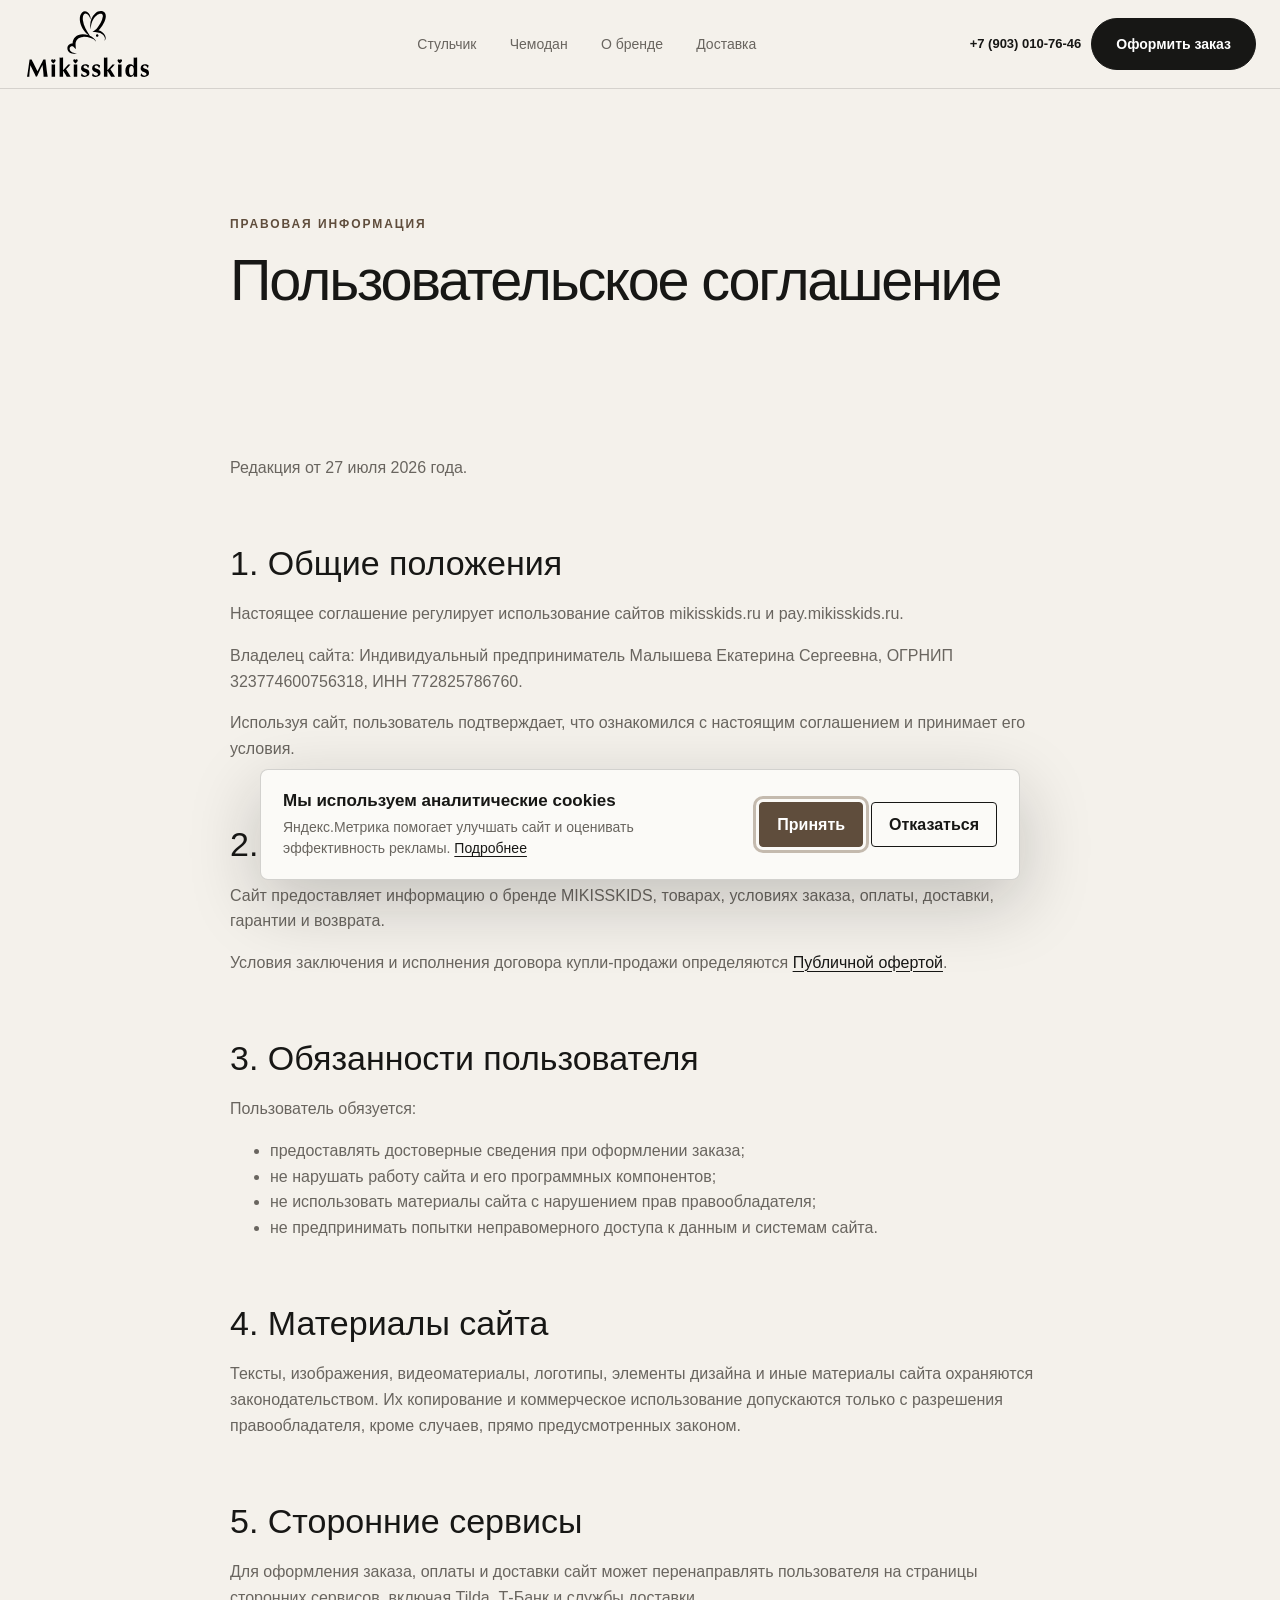
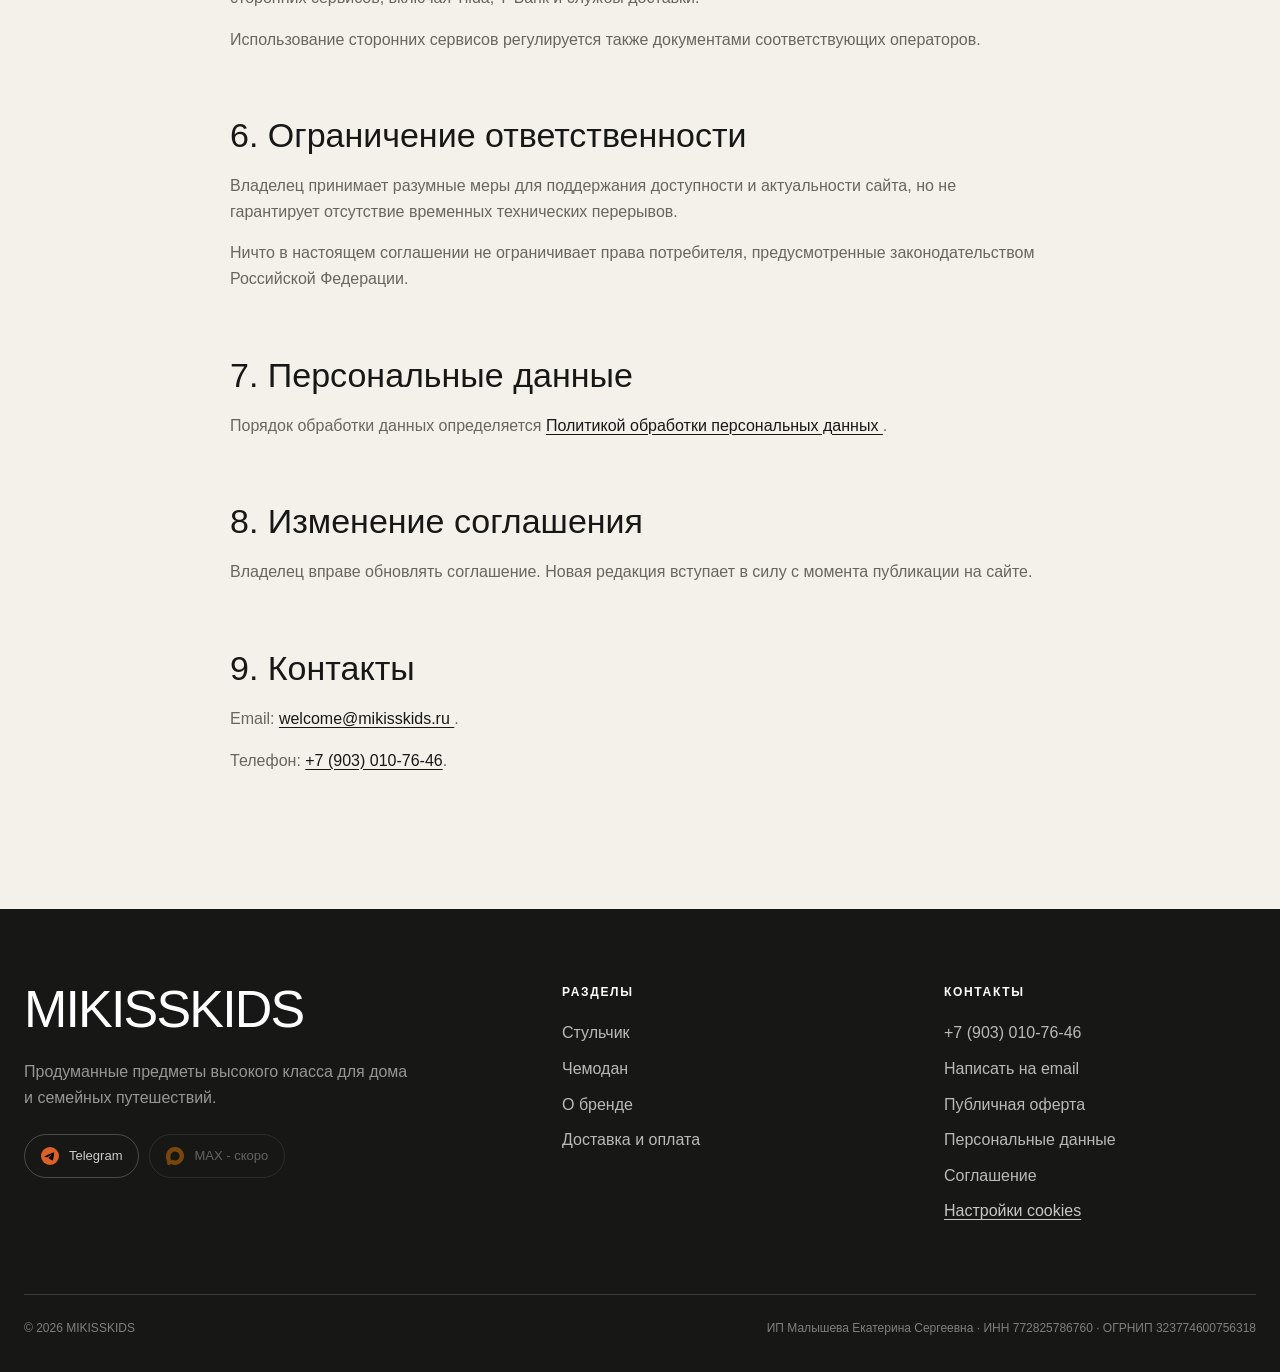
<file: legal/agreement/index.html>
<!doctype html>
<html lang="ru">
<head>
  <meta charset="utf-8">
  <meta name="viewport" content="width=device-width, initial-scale=1">
  <title>Пользовательское соглашение - MIKISSKIDS</title>
  <meta name="robots" content="noindex, follow">
  <link rel="canonical" href="https://mikisskids.ru/legal/agreement/">
  <base href="../../">
  <link rel="icon" href="assets/brand/favicon.svg" type="image/svg+xml">
  <link rel="stylesheet" href="css/styles.css">
  <link rel="stylesheet" href="css/consent.css">
  <script src="js/consent.js" defer></script>
  <script src="js/main.js" defer></script>
</head>
<body>
  <site-header></site-header>

  <main id="main">
    <section class="page-hero">
      <div class="narrow">
        <p class="eyebrow">Правовая информация</p>
        <h1 class="heading">Пользовательское соглашение</h1>
      </div>
    </section>

    <article class="narrow prose">

      <p>
        Редакция от 27 июля 2026 года.
      </p>

      <h2>1. Общие положения</h2>

      <p>
        Настоящее соглашение регулирует использование сайтов
        mikisskids.ru и pay.mikisskids.ru.
      </p>

      <p>
        Владелец сайта: Индивидуальный предприниматель Малышева
        Екатерина Сергеевна, ОГРНИП 323774600756318,
        ИНН 772825786760.
      </p>

      <p>
        Используя сайт, пользователь подтверждает, что ознакомился
        с настоящим соглашением и принимает его условия.
      </p>

      <h2>2. Назначение сайта</h2>

      <p>
        Сайт предоставляет информацию о бренде MIKISSKIDS,
        товарах, условиях заказа, оплаты, доставки, гарантии
        и возврата.
      </p>

      <p>
        Условия заключения и исполнения договора купли-продажи
        определяются
        <a href="legal/offer/">Публичной офертой</a>.
      </p>

      <h2>3. Обязанности пользователя</h2>

      <p>Пользователь обязуется:</p>

      <ul>
        <li>предоставлять достоверные сведения при оформлении заказа;</li>
        <li>не нарушать работу сайта и его программных компонентов;</li>
        <li>
          не использовать материалы сайта с нарушением прав
          правообладателя;
        </li>
        <li>
          не предпринимать попытки неправомерного доступа
          к данным и системам сайта.
        </li>
      </ul>

      <h2>4. Материалы сайта</h2>

      <p>
        Тексты, изображения, видеоматериалы, логотипы, элементы
        дизайна и иные материалы сайта охраняются законодательством.
        Их копирование и коммерческое использование допускаются
        только с разрешения правообладателя, кроме случаев,
        прямо предусмотренных законом.
      </p>

      <h2>5. Сторонние сервисы</h2>

      <p>
        Для оформления заказа, оплаты и доставки сайт может
        перенаправлять пользователя на страницы сторонних сервисов,
        включая Tilda, Т-Банк и службы доставки.
      </p>

      <p>
        Использование сторонних сервисов регулируется также
        документами соответствующих операторов.
      </p>

      <h2>6. Ограничение ответственности</h2>

      <p>
        Владелец принимает разумные меры для поддержания доступности
        и актуальности сайта, но не гарантирует отсутствие временных
        технических перерывов.
      </p>

      <p>
        Ничто в настоящем соглашении не ограничивает права
        потребителя, предусмотренные законодательством
        Российской Федерации.
      </p>

      <h2>7. Персональные данные</h2>

      <p>
        Порядок обработки данных определяется
        <a href="legal/privacy/">
          Политикой обработки персональных данных
        </a>.
      </p>

      <h2>8. Изменение соглашения</h2>

      <p>
        Владелец вправе обновлять соглашение. Новая редакция
        вступает в силу с момента публикации на сайте.
      </p>

      <h2>9. Контакты</h2>

      <p>
        Email:
        <a href="mailto:welcome@mikisskids.ru">
          welcome@mikisskids.ru
        </a>.
      </p>

      <p>
        Телефон:
        <a href="tel:+79030107646">+7 (903) 010-76-46</a>.
      </p>

    </article>
  </main>

  <site-footer></site-footer>

</body>
</html>
</file>
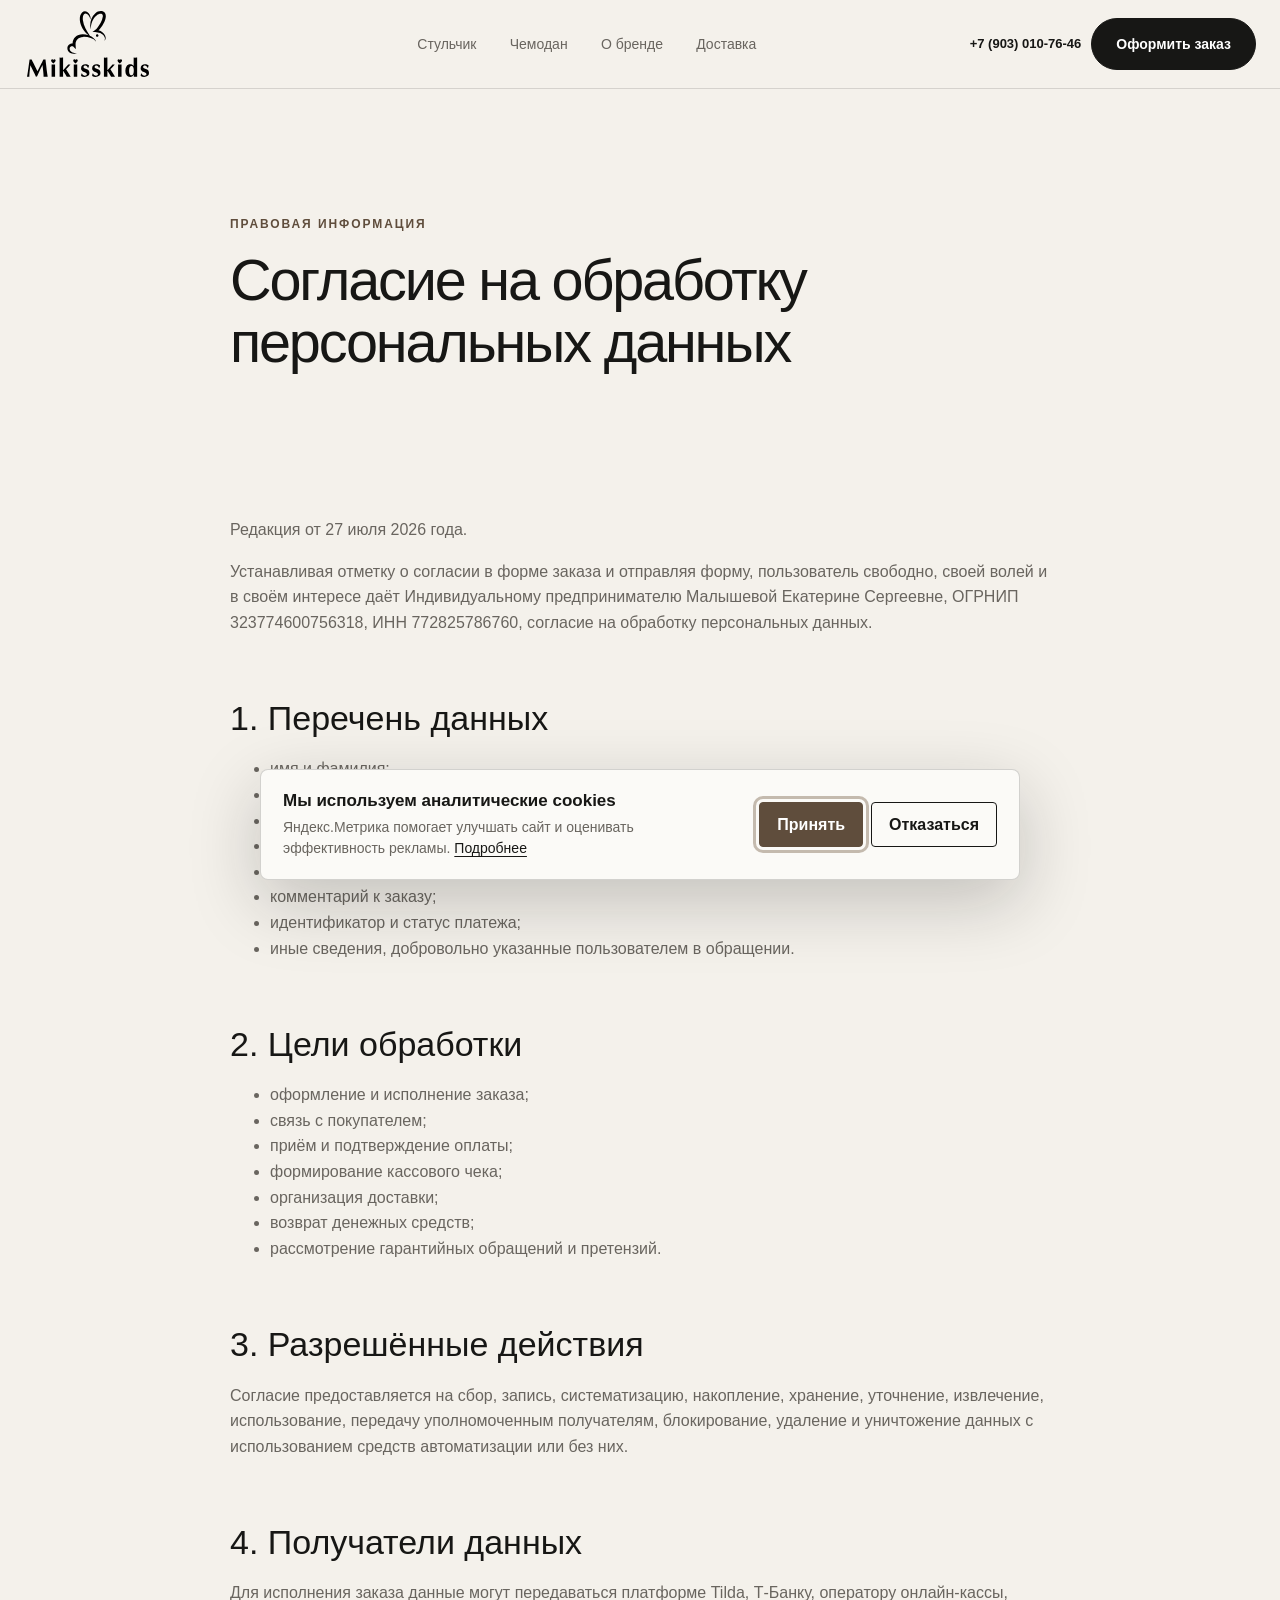
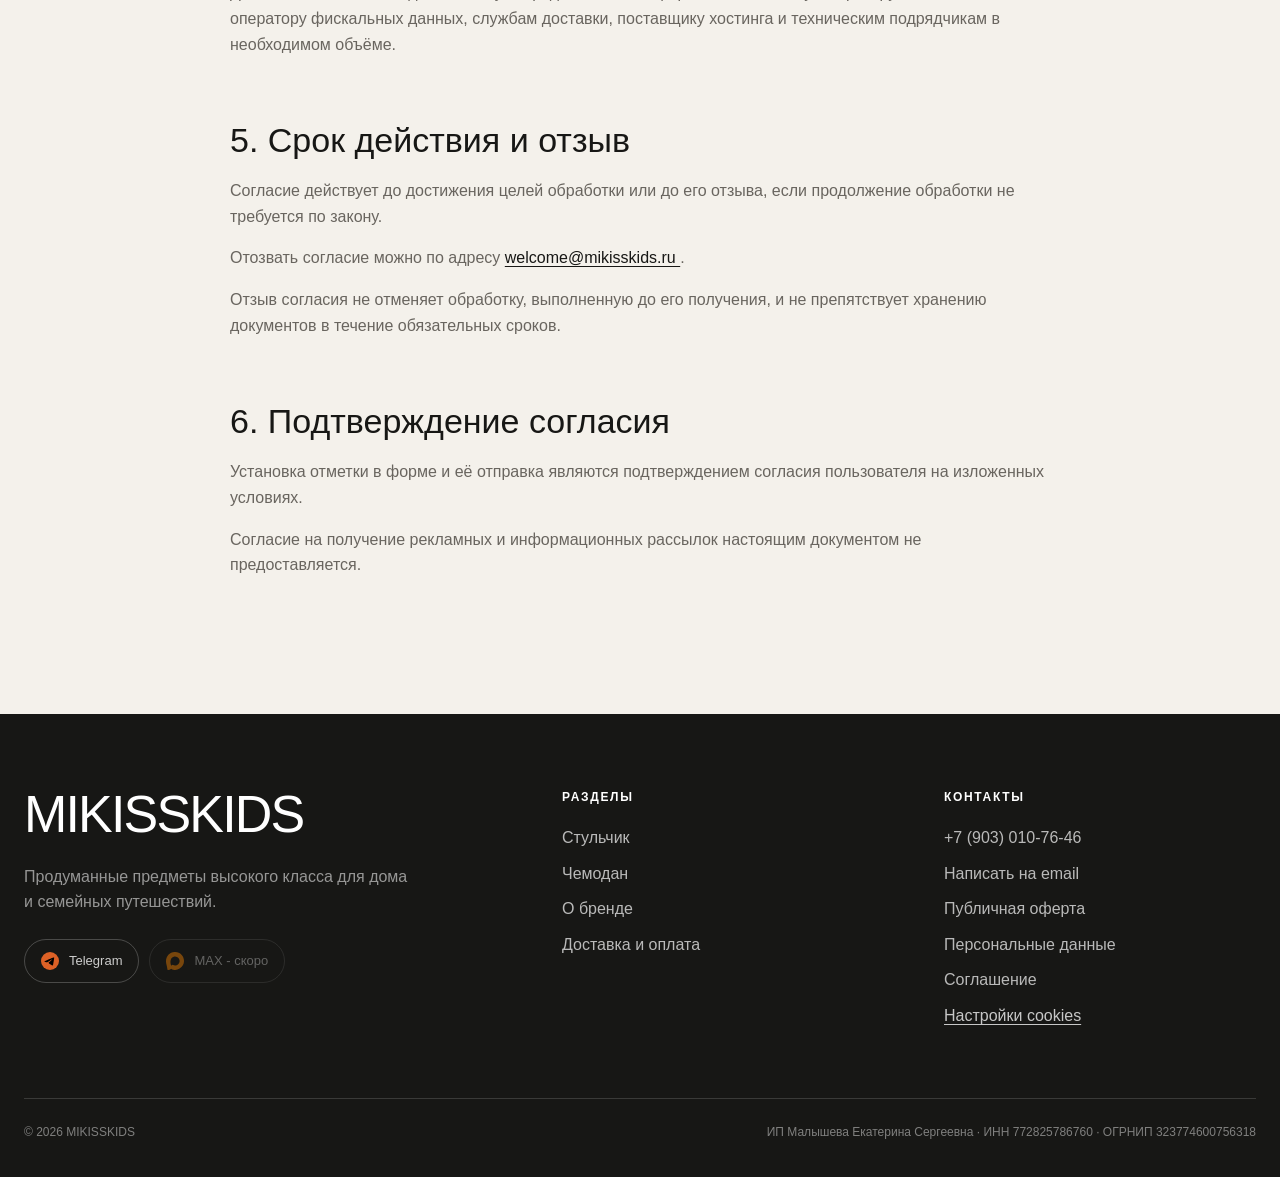
<file: legal/consent/index.html>
<!doctype html>
<html lang="ru">
<head>
  <meta charset="utf-8">
  <meta name="viewport" content="width=device-width, initial-scale=1">
  <title>Согласие на обработку персональных данных - MIKISSKIDS</title>
  <meta name="robots" content="noindex, follow">
  <link rel="canonical" href="https://mikisskids.ru/legal/consent/">
  <base href="../../">
  <link rel="icon" href="assets/brand/favicon.svg" type="image/svg+xml">
  <link rel="stylesheet" href="css/styles.css">
  <link rel="stylesheet" href="css/consent.css">
  <script src="js/consent.js" defer></script>
  <script src="js/main.js" defer></script>
</head>
<body>
  <site-header></site-header>

  <main id="main">
    <section class="page-hero">
      <div class="narrow">
        <p class="eyebrow">Правовая информация</p>
        <h1 class="heading">Согласие на обработку персональных данных</h1>
      </div>
    </section>

    <article class="narrow prose">

      <p>
        Редакция от 27 июля 2026 года.
      </p>

      <p>
        Устанавливая отметку о согласии в форме заказа и отправляя
        форму, пользователь свободно, своей волей и в своём интересе
        даёт Индивидуальному предпринимателю Малышевой Екатерине
        Сергеевне, ОГРНИП 323774600756318, ИНН 772825786760,
        согласие на обработку персональных данных.
      </p>

      <h2>1. Перечень данных</h2>

      <ul>
        <li>имя и фамилия;</li>
        <li>номер телефона;</li>
        <li>адрес электронной почты;</li>
        <li>город и адрес доставки;</li>
        <li>состав и сумма заказа;</li>
        <li>комментарий к заказу;</li>
        <li>идентификатор и статус платежа;</li>
        <li>
          иные сведения, добровольно указанные пользователем
          в обращении.
        </li>
      </ul>

      <h2>2. Цели обработки</h2>

      <ul>
        <li>оформление и исполнение заказа;</li>
        <li>связь с покупателем;</li>
        <li>приём и подтверждение оплаты;</li>
        <li>формирование кассового чека;</li>
        <li>организация доставки;</li>
        <li>возврат денежных средств;</li>
        <li>рассмотрение гарантийных обращений и претензий.</li>
      </ul>

      <h2>3. Разрешённые действия</h2>

      <p>
        Согласие предоставляется на сбор, запись, систематизацию,
        накопление, хранение, уточнение, извлечение, использование,
        передачу уполномоченным получателям, блокирование, удаление
        и уничтожение данных с использованием средств автоматизации
        или без них.
      </p>

      <h2>4. Получатели данных</h2>

      <p>
        Для исполнения заказа данные могут передаваться платформе
        Tilda, Т-Банку, оператору онлайн-кассы, оператору фискальных
        данных, службам доставки, поставщику хостинга и техническим
        подрядчикам в необходимом объёме.
      </p>

      <h2>5. Срок действия и отзыв</h2>

      <p>
        Согласие действует до достижения целей обработки или до его
        отзыва, если продолжение обработки не требуется по закону.
      </p>

      <p>
        Отозвать согласие можно по адресу
        <a href="mailto:welcome@mikisskids.ru">
          welcome@mikisskids.ru
        </a>.
      </p>

      <p>
        Отзыв согласия не отменяет обработку, выполненную до его
        получения, и не препятствует хранению документов в течение
        обязательных сроков.
      </p>

      <h2>6. Подтверждение согласия</h2>

      <p>
        Установка отметки в форме и её отправка являются подтверждением
        согласия пользователя на изложенных условиях.
      </p>

      <p>
        Согласие на получение рекламных и информационных рассылок
        настоящим документом не предоставляется.
      </p>

    </article>
  </main>

  <site-footer></site-footer>

</body>
</html>
</file>
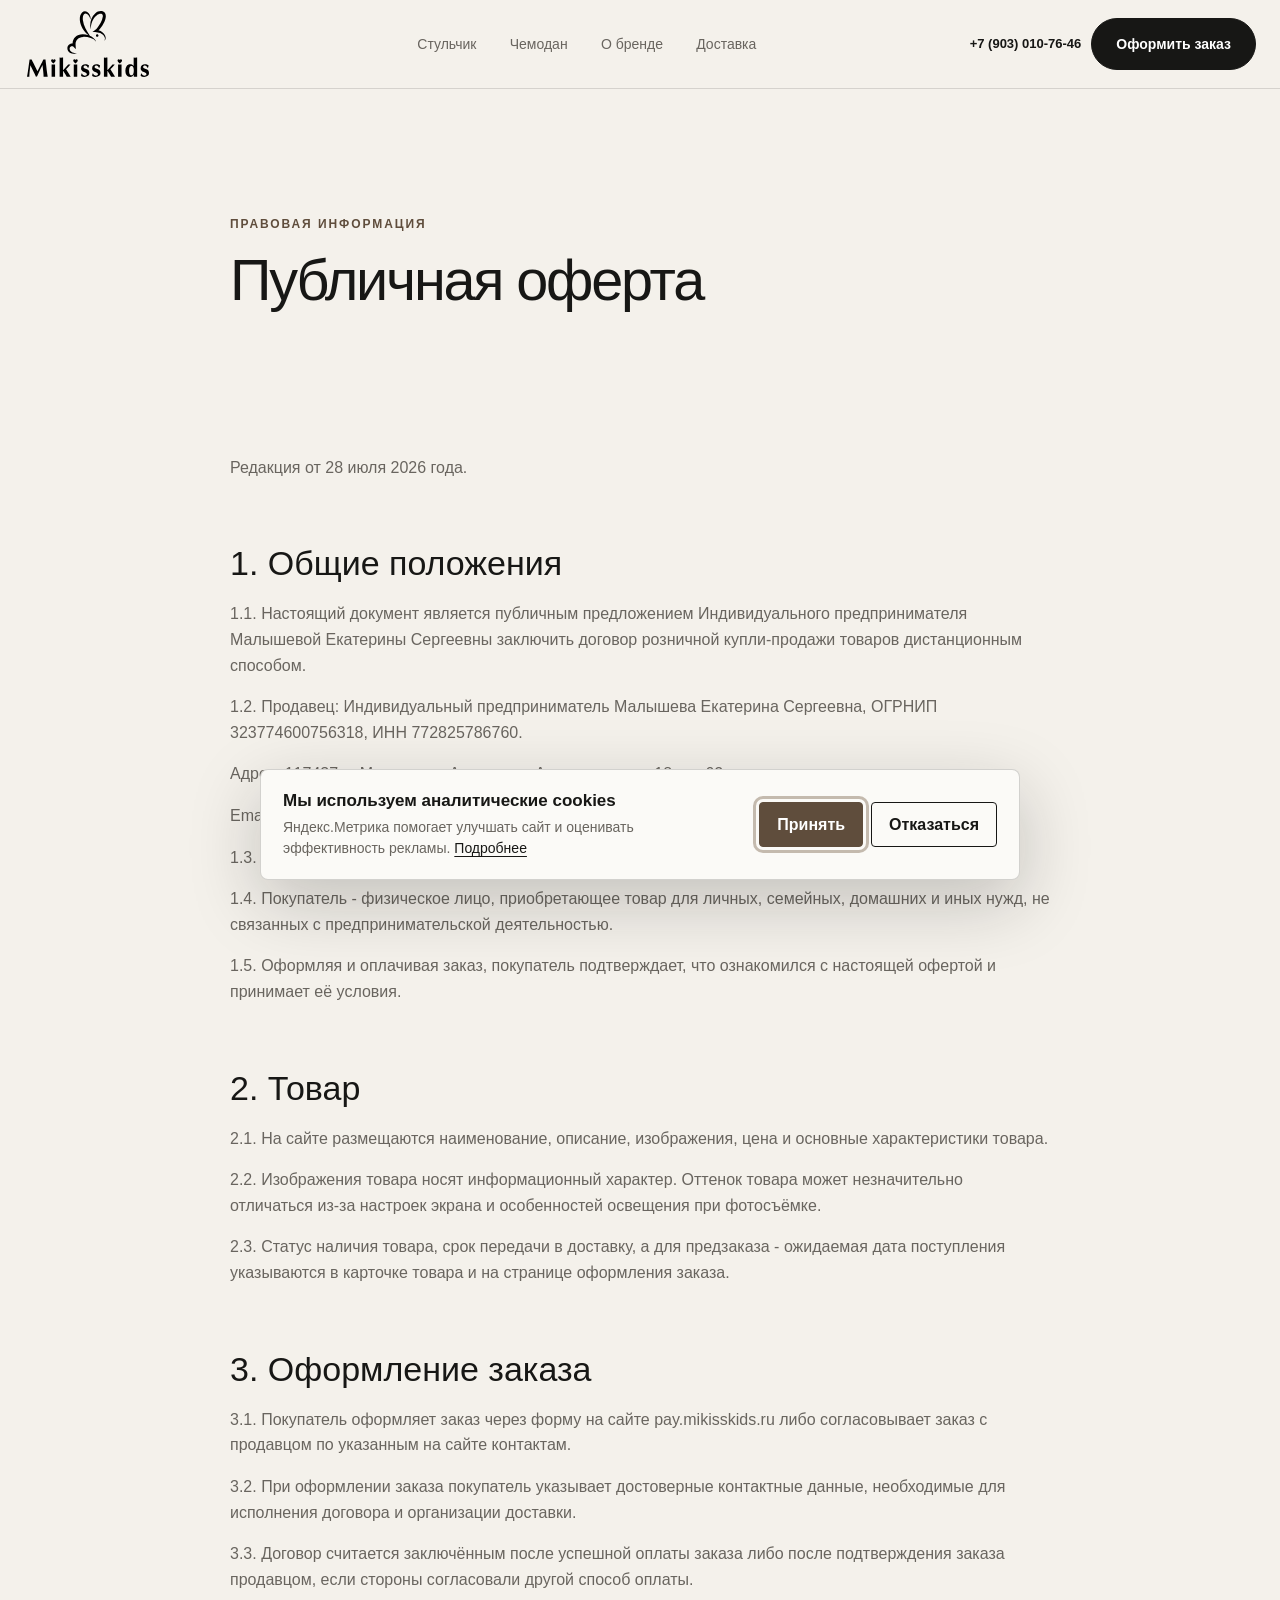
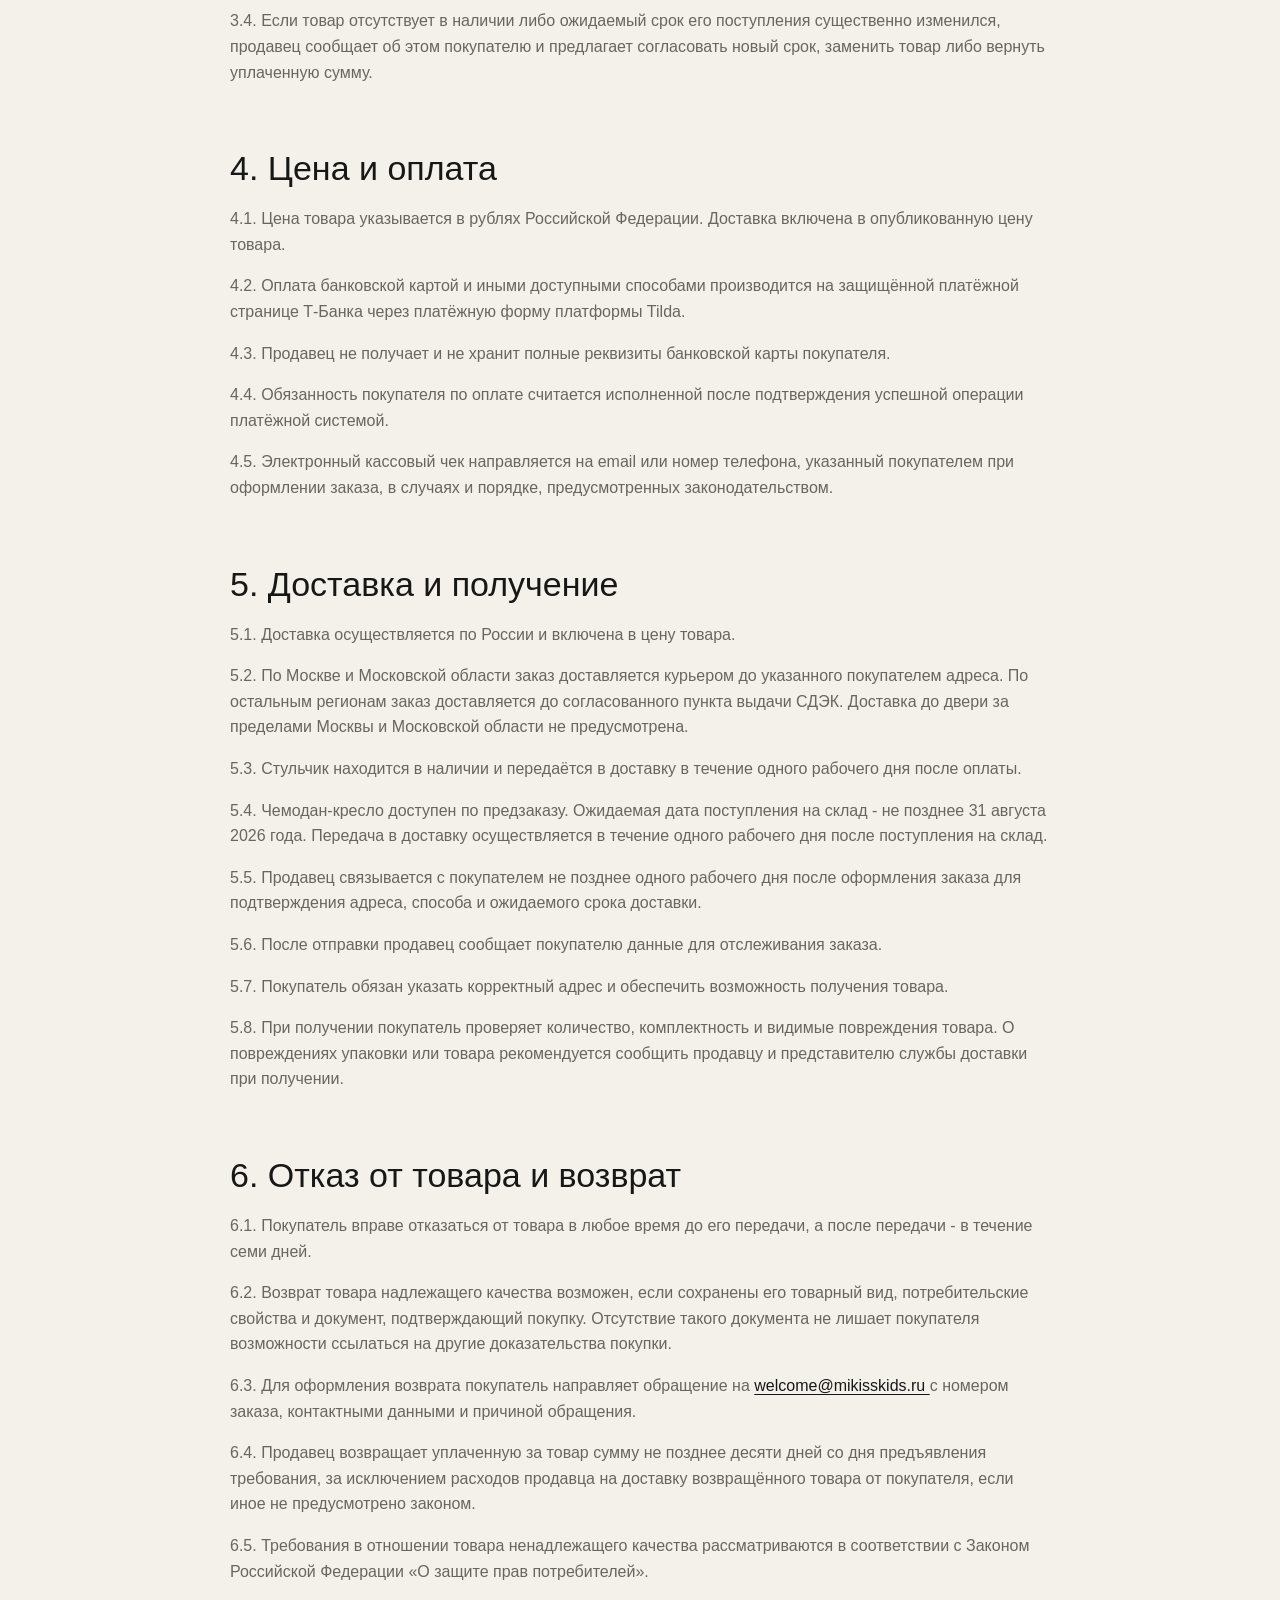
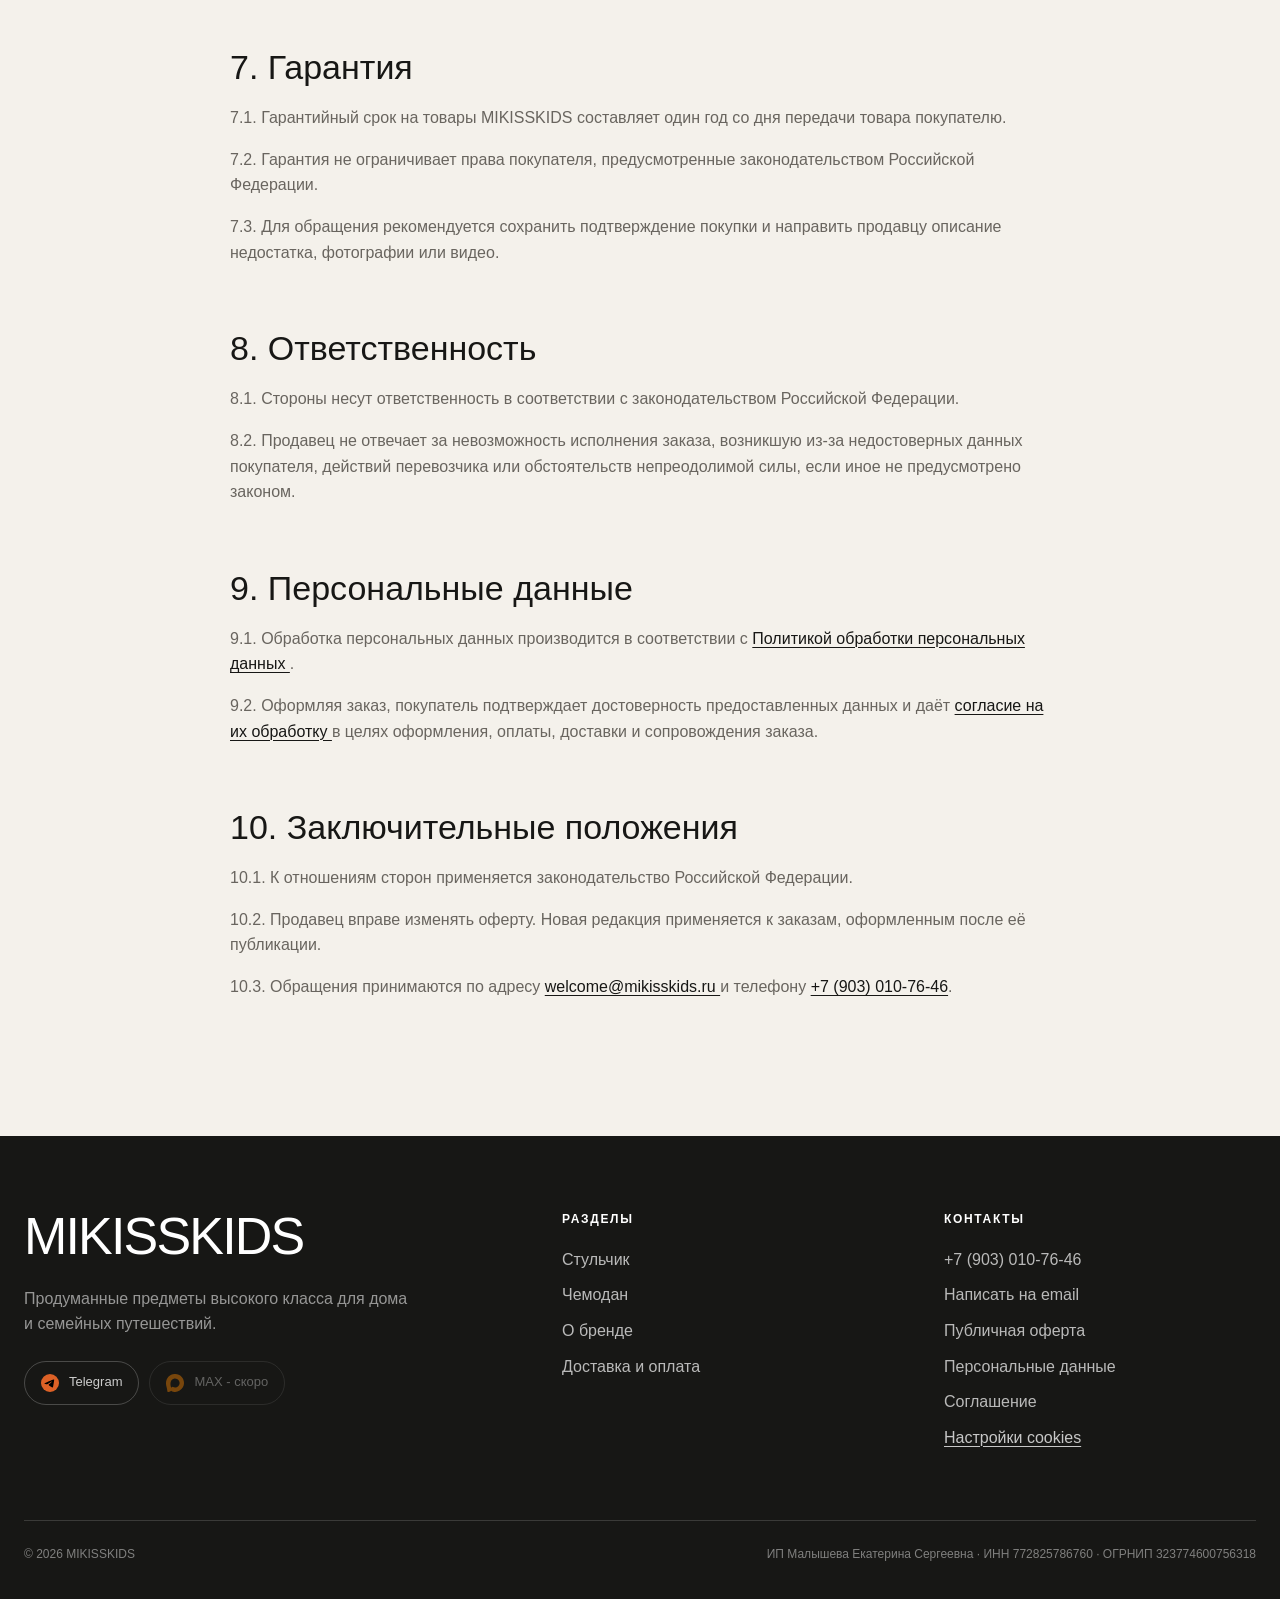
<file: legal/offer/index.html>
<!doctype html>
<html lang="ru">
<head>
  <meta charset="utf-8">
  <meta name="viewport" content="width=device-width, initial-scale=1">
  <title>Публичная оферта - MIKISSKIDS</title>
  <meta name="robots" content="noindex, follow">
  <link rel="canonical" href="https://mikisskids.ru/legal/offer/">
  <base href="../../">
  <link rel="icon" href="assets/brand/favicon.svg" type="image/svg+xml">
  <link rel="stylesheet" href="css/styles.css">
  <link rel="stylesheet" href="css/consent.css">
  <script src="js/consent.js" defer></script>
  <script src="js/main.js" defer></script>
</head>
<body>
  <site-header></site-header>

  <main id="main">
    <section class="page-hero">
      <div class="narrow">
        <p class="eyebrow">Правовая информация</p>
        <h1 class="heading">Публичная оферта</h1>
      </div>
    </section>

    <article class="narrow prose">

      <p>
        Редакция от 28 июля 2026 года.
      </p>

      <h2>1. Общие положения</h2>

      <p>
        1.1. Настоящий документ является публичным предложением
        Индивидуального предпринимателя Малышевой Екатерины Сергеевны
        заключить договор розничной купли-продажи товаров дистанционным
        способом.
      </p>

      <p>
        1.2. Продавец: Индивидуальный предприниматель Малышева
        Екатерина Сергеевна, ОГРНИП 323774600756318,
        ИНН 772825786760.
      </p>

      <p>
        Адрес: 117437, г. Москва, ул. Академика Арцимовича,
        д. 18, кв. 62.
      </p>

      <p>
        Email:
        <a href="mailto:welcome@mikisskids.ru">
          welcome@mikisskids.ru
        </a>.
        Телефон:
        <a href="tel:+79030107646">+7 (903) 010-76-46</a>.
      </p>

      <p>
        1.3. Интернет-магазин работает на сайтах
        mikisskids.ru и pay.mikisskids.ru.
      </p>

      <p>
        1.4. Покупатель - физическое лицо, приобретающее товар
        для личных, семейных, домашних и иных нужд, не связанных
        с предпринимательской деятельностью.
      </p>

      <p>
        1.5. Оформляя и оплачивая заказ, покупатель подтверждает,
        что ознакомился с настоящей офертой и принимает её условия.
      </p>

      <h2>2. Товар</h2>

      <p>
        2.1. На сайте размещаются наименование, описание, изображения,
        цена и основные характеристики товара.
      </p>

      <p>
        2.2. Изображения товара носят информационный характер.
        Оттенок товара может незначительно отличаться из-за настроек
        экрана и особенностей освещения при фотосъёмке.
      </p>

      <p>
        2.3. Статус наличия товара, срок передачи в доставку,
        а для предзаказа - ожидаемая дата поступления указываются
        в карточке товара и на странице оформления заказа.
      </p>

      <h2>3. Оформление заказа</h2>

      <p>
        3.1. Покупатель оформляет заказ через форму на сайте
        pay.mikisskids.ru либо согласовывает заказ с продавцом
        по указанным на сайте контактам.
      </p>

      <p>
        3.2. При оформлении заказа покупатель указывает достоверные
        контактные данные, необходимые для исполнения договора
        и организации доставки.
      </p>

      <p>
        3.3. Договор считается заключённым после успешной оплаты
        заказа либо после подтверждения заказа продавцом, если
        стороны согласовали другой способ оплаты.
      </p>

      <p>
        3.4. Если товар отсутствует в наличии либо ожидаемый срок
        его поступления существенно изменился, продавец сообщает
        об этом покупателю и предлагает согласовать новый срок,
        заменить товар либо вернуть уплаченную сумму.
      </p>

      <h2>4. Цена и оплата</h2>

      <p>
        4.1. Цена товара указывается в рублях Российской Федерации.
        Доставка включена в опубликованную цену товара.
      </p>

      <p>
        4.2. Оплата банковской картой и иными доступными способами
        производится на защищённой платёжной странице Т-Банка
        через платёжную форму платформы Tilda.
      </p>

      <p>
        4.3. Продавец не получает и не хранит полные реквизиты
        банковской карты покупателя.
      </p>

      <p>
        4.4. Обязанность покупателя по оплате считается исполненной
        после подтверждения успешной операции платёжной системой.
      </p>

      <p>
        4.5. Электронный кассовый чек направляется на email или номер
        телефона, указанный покупателем при оформлении заказа,
        в случаях и порядке, предусмотренных законодательством.
      </p>

      <h2>5. Доставка и получение</h2>

      <p>
        5.1. Доставка осуществляется по России и включена
        в цену товара.
      </p>

      <p>
        5.2. По Москве и Московской области заказ доставляется
        курьером до указанного покупателем адреса. По остальным
        регионам заказ доставляется до согласованного пункта выдачи
        СДЭК. Доставка до двери за пределами
        Москвы и Московской области не предусмотрена.
      </p>

      <p>
        5.3. Стульчик находится в наличии и передаётся в доставку
        в течение одного рабочего дня после оплаты.
      </p>

      <p>
        5.4. Чемодан-кресло доступен по предзаказу. Ожидаемая дата
        поступления на склад - не позднее 31 августа 2026 года.
        Передача в доставку осуществляется в течение одного рабочего
        дня после поступления на склад.
      </p>

      <p>
        5.5. Продавец связывается с покупателем не позднее одного
        рабочего дня после оформления заказа для подтверждения
        адреса, способа и ожидаемого срока доставки.
      </p>

      <p>
        5.6. После отправки продавец сообщает покупателю данные
        для отслеживания заказа.
      </p>

      <p>
        5.7. Покупатель обязан указать корректный адрес и обеспечить
        возможность получения товара.
      </p>

      <p>
        5.8. При получении покупатель проверяет количество,
        комплектность и видимые повреждения товара. О повреждениях
        упаковки или товара рекомендуется сообщить продавцу
        и представителю службы доставки при получении.
      </p>

      <h2>6. Отказ от товара и возврат</h2>

      <p>
        6.1. Покупатель вправе отказаться от товара в любое время
        до его передачи, а после передачи - в течение семи дней.
      </p>

      <p>
        6.2. Возврат товара надлежащего качества возможен, если
        сохранены его товарный вид, потребительские свойства
        и документ, подтверждающий покупку. Отсутствие такого
        документа не лишает покупателя возможности ссылаться
        на другие доказательства покупки.
      </p>

      <p>
        6.3. Для оформления возврата покупатель направляет обращение
        на
        <a href="mailto:welcome@mikisskids.ru">
          welcome@mikisskids.ru
        </a>
        с номером заказа, контактными данными и причиной обращения.
      </p>

      <p>
        6.4. Продавец возвращает уплаченную за товар сумму не позднее
        десяти дней со дня предъявления требования, за исключением
        расходов продавца на доставку возвращённого товара
        от покупателя, если иное не предусмотрено законом.
      </p>

      <p>
        6.5. Требования в отношении товара ненадлежащего качества
        рассматриваются в соответствии с Законом Российской Федерации
        «О защите прав потребителей».
      </p>

      <h2>7. Гарантия</h2>

      <p>
        7.1. Гарантийный срок на товары MIKISSKIDS составляет
        один год со дня передачи товара покупателю.
      </p>

      <p>
        7.2. Гарантия не ограничивает права покупателя,
        предусмотренные законодательством Российской Федерации.
      </p>

      <p>
        7.3. Для обращения рекомендуется сохранить подтверждение
        покупки и направить продавцу описание недостатка,
        фотографии или видео.
      </p>

      <h2>8. Ответственность</h2>

      <p>
        8.1. Стороны несут ответственность в соответствии
        с законодательством Российской Федерации.
      </p>

      <p>
        8.2. Продавец не отвечает за невозможность исполнения заказа,
        возникшую из-за недостоверных данных покупателя, действий
        перевозчика или обстоятельств непреодолимой силы, если иное
        не предусмотрено законом.
      </p>

      <h2>9. Персональные данные</h2>

      <p>
        9.1. Обработка персональных данных производится в соответствии
        с
        <a href="legal/privacy/">
          Политикой обработки персональных данных
        </a>.
      </p>

      <p>
        9.2. Оформляя заказ, покупатель подтверждает достоверность
        предоставленных данных и даёт
        <a href="legal/consent/">
          согласие на их обработку
        </a>
        в целях оформления, оплаты, доставки и сопровождения заказа.
      </p>

      <h2>10. Заключительные положения</h2>

      <p>
        10.1. К отношениям сторон применяется законодательство
        Российской Федерации.
      </p>

      <p>
        10.2. Продавец вправе изменять оферту. Новая редакция
        применяется к заказам, оформленным после её публикации.
      </p>

      <p>
        10.3. Обращения принимаются по адресу
        <a href="mailto:welcome@mikisskids.ru">
          welcome@mikisskids.ru
        </a>
        и телефону
        <a href="tel:+79030107646">+7 (903) 010-76-46</a>.
      </p>

    </article>
  </main>

  <site-footer></site-footer>

</body>
</html>
</file>
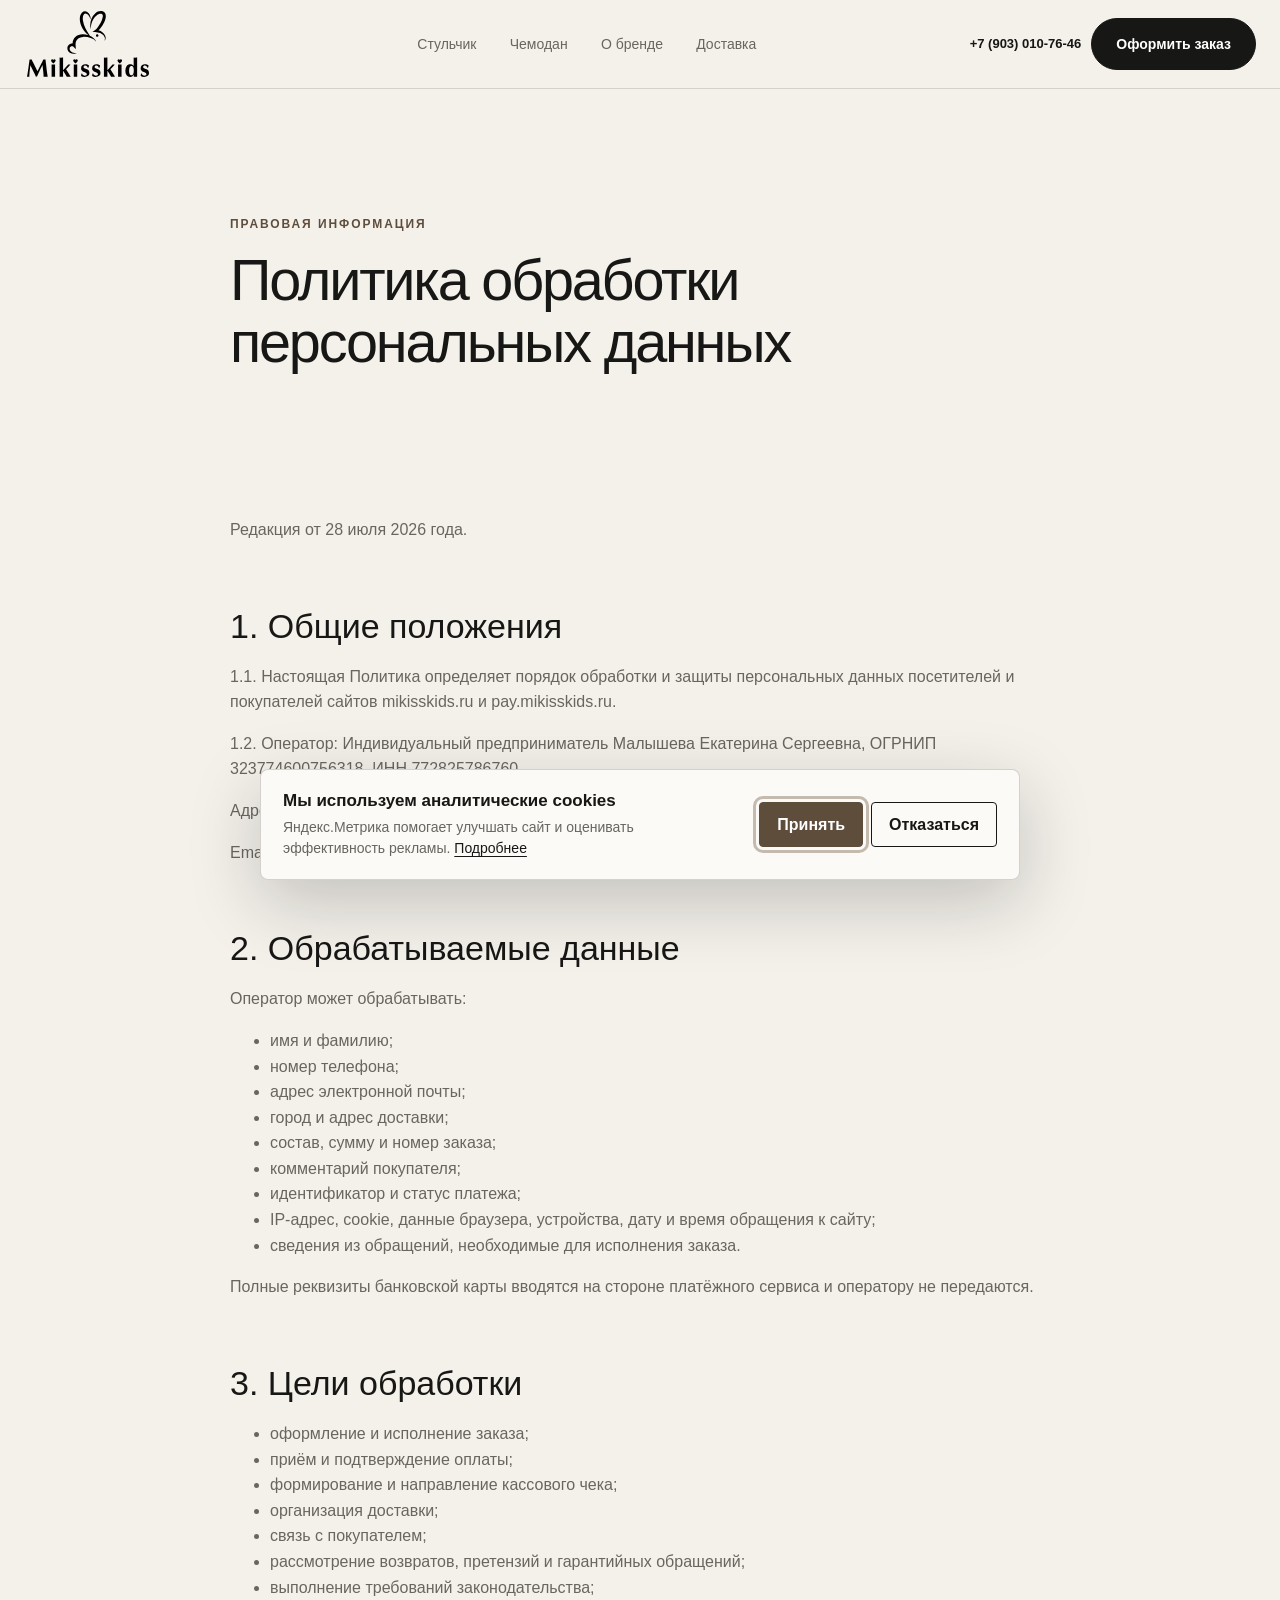
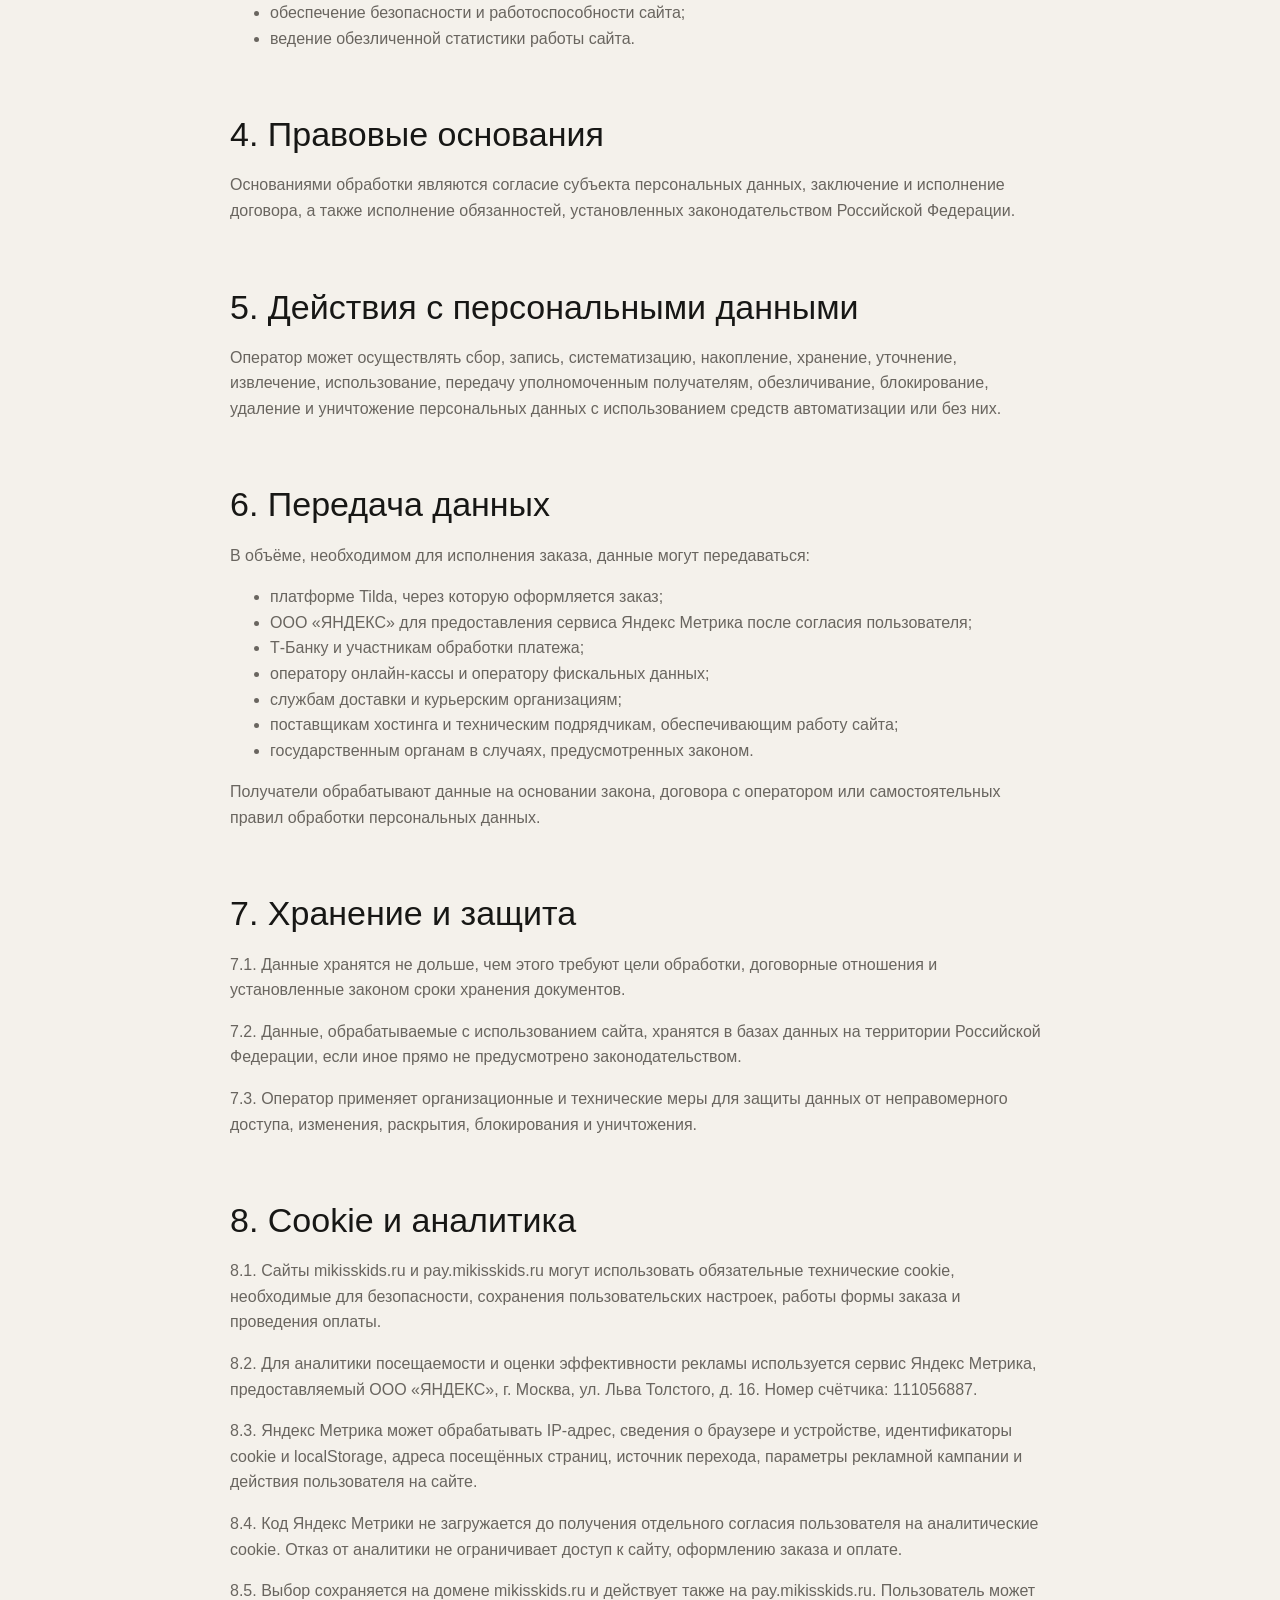
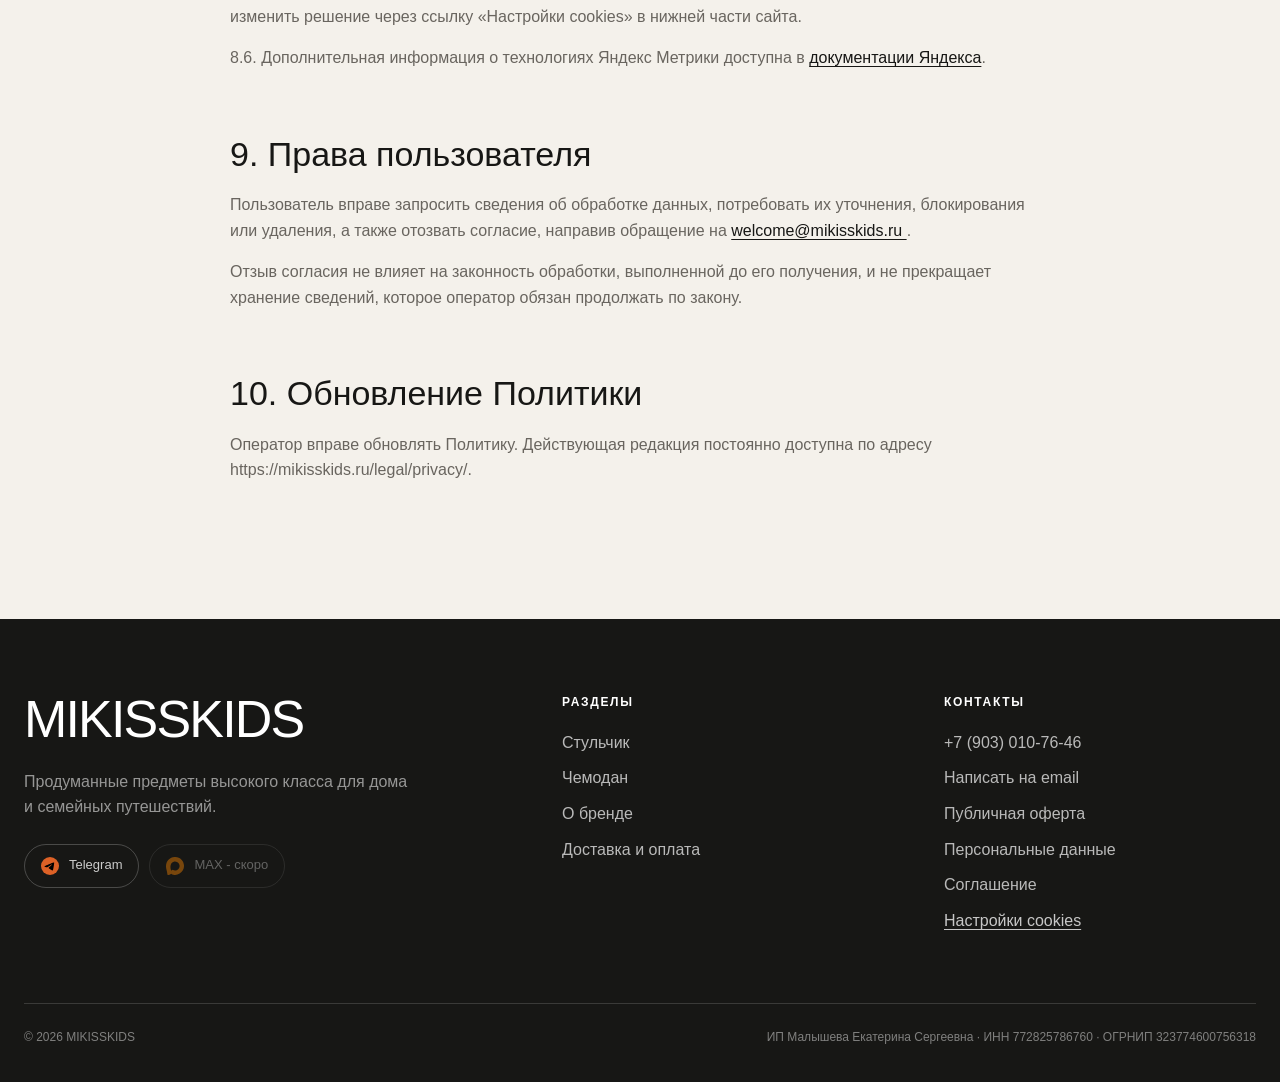
<file: legal/privacy/index.html>
<!doctype html>
<html lang="ru">
<head>
  <meta charset="utf-8">
  <meta name="viewport" content="width=device-width, initial-scale=1">
  <title>Политика обработки персональных данных - MIKISSKIDS</title>
  <meta name="robots" content="noindex, follow">
  <link rel="canonical" href="https://mikisskids.ru/legal/privacy/">
  <base href="../../">
  <link rel="icon" href="assets/brand/favicon.svg" type="image/svg+xml">
  <link rel="stylesheet" href="css/styles.css">
  <link rel="stylesheet" href="css/consent.css">
  <script src="js/consent.js" defer></script>
  <script src="js/main.js" defer></script>
</head>
<body>
  <site-header></site-header>

  <main id="main">
    <section class="page-hero">
      <div class="narrow">
        <p class="eyebrow">Правовая информация</p>
        <h1 class="heading">Политика обработки персональных данных</h1>
      </div>
    </section>

    <article class="narrow prose">

      <p>
        Редакция от 28 июля 2026 года.
      </p>

      <h2>1. Общие положения</h2>

      <p>
        1.1. Настоящая Политика определяет порядок обработки
        и защиты персональных данных посетителей и покупателей
        сайтов mikisskids.ru и pay.mikisskids.ru.
      </p>

      <p>
        1.2. Оператор: Индивидуальный предприниматель Малышева
        Екатерина Сергеевна, ОГРНИП 323774600756318,
        ИНН 772825786760.
      </p>

      <p>
        Адрес: 117437, г. Москва, ул. Академика Арцимовича,
        д. 18, кв. 62.
      </p>

      <p>
        Email для обращений:
        <a href="mailto:welcome@mikisskids.ru">
          welcome@mikisskids.ru
        </a>.
      </p>

      <h2>2. Обрабатываемые данные</h2>

      <p>Оператор может обрабатывать:</p>

      <ul>
        <li>имя и фамилию;</li>
        <li>номер телефона;</li>
        <li>адрес электронной почты;</li>
        <li>город и адрес доставки;</li>
        <li>состав, сумму и номер заказа;</li>
        <li>комментарий покупателя;</li>
        <li>идентификатор и статус платежа;</li>
        <li>
          IP-адрес, cookie, данные браузера, устройства,
          дату и время обращения к сайту;
        </li>
        <li>
          сведения из обращений, необходимые для исполнения заказа.
        </li>
      </ul>

      <p>
        Полные реквизиты банковской карты вводятся на стороне
        платёжного сервиса и оператору не передаются.
      </p>

      <h2>3. Цели обработки</h2>

      <ul>
        <li>оформление и исполнение заказа;</li>
        <li>приём и подтверждение оплаты;</li>
        <li>формирование и направление кассового чека;</li>
        <li>организация доставки;</li>
        <li>связь с покупателем;</li>
        <li>рассмотрение возвратов, претензий и гарантийных обращений;</li>
        <li>выполнение требований законодательства;</li>
        <li>обеспечение безопасности и работоспособности сайта;</li>
        <li>ведение обезличенной статистики работы сайта.</li>
      </ul>

      <h2>4. Правовые основания</h2>

      <p>
        Основаниями обработки являются согласие субъекта персональных
        данных, заключение и исполнение договора, а также исполнение
        обязанностей, установленных законодательством Российской
        Федерации.
      </p>

      <h2>5. Действия с персональными данными</h2>

      <p>
        Оператор может осуществлять сбор, запись, систематизацию,
        накопление, хранение, уточнение, извлечение, использование,
        передачу уполномоченным получателям, обезличивание,
        блокирование, удаление и уничтожение персональных данных
        с использованием средств автоматизации или без них.
      </p>

      <h2>6. Передача данных</h2>

      <p>
        В объёме, необходимом для исполнения заказа, данные могут
        передаваться:
      </p>

      <ul>
        <li>платформе Tilda, через которую оформляется заказ;</li>
        <li>
          ООО «ЯНДЕКС» для предоставления сервиса
          Яндекс Метрика после согласия пользователя;
        </li>
        <li>Т-Банку и участникам обработки платежа;</li>
        <li>оператору онлайн-кассы и оператору фискальных данных;</li>
        <li>службам доставки и курьерским организациям;</li>
        <li>
          поставщикам хостинга и техническим подрядчикам,
          обеспечивающим работу сайта;
        </li>
        <li>
          государственным органам в случаях, предусмотренных законом.
        </li>
      </ul>

      <p>
        Получатели обрабатывают данные на основании закона,
        договора с оператором или самостоятельных правил
        обработки персональных данных.
      </p>

      <h2>7. Хранение и защита</h2>

      <p>
        7.1. Данные хранятся не дольше, чем этого требуют цели
        обработки, договорные отношения и установленные законом
        сроки хранения документов.
      </p>

      <p>
        7.2. Данные, обрабатываемые с использованием сайта,
        хранятся в базах данных на территории Российской Федерации,
        если иное прямо не предусмотрено законодательством.
      </p>

      <p>
        7.3. Оператор применяет организационные и технические меры
        для защиты данных от неправомерного доступа, изменения,
        раскрытия, блокирования и уничтожения.
      </p>

      <h2 id="cookies">8. Cookie и аналитика</h2>

      <p>
        8.1. Сайты mikisskids.ru и pay.mikisskids.ru могут
        использовать обязательные технические cookie, необходимые
        для безопасности, сохранения пользовательских настроек,
        работы формы заказа и проведения оплаты.
      </p>

      <p>
        8.2. Для аналитики посещаемости и оценки эффективности
        рекламы используется сервис Яндекс Метрика, предоставляемый
        ООО «ЯНДЕКС», г. Москва, ул. Льва Толстого, д. 16.
        Номер счётчика: 111056887.
      </p>

      <p>
        8.3. Яндекс Метрика может обрабатывать IP-адрес, сведения
        о браузере и устройстве, идентификаторы cookie и localStorage,
        адреса посещённых страниц, источник перехода, параметры
        рекламной кампании и действия пользователя на сайте.
      </p>

      <p>
        8.4. Код Яндекс Метрики не загружается до получения
        отдельного согласия пользователя на аналитические cookie.
        Отказ от аналитики не ограничивает доступ к сайту,
        оформлению заказа и оплате.
      </p>

      <p>
        8.5. Выбор сохраняется на домене mikisskids.ru и действует
        также на pay.mikisskids.ru. Пользователь может изменить
        решение через ссылку «Настройки cookies» в нижней части сайта.
      </p>

      <p>
        8.6. Дополнительная информация о технологиях Яндекс Метрики
        доступна в
        <a
          href="https://yandex.ru/support/metrica/ru/general/cookie-usage"
          target="_blank"
          rel="noopener noreferrer"
        >документации Яндекса</a>.
      </p>

      <h2>9. Права пользователя</h2>

      <p>
        Пользователь вправе запросить сведения об обработке данных,
        потребовать их уточнения, блокирования или удаления,
        а также отозвать согласие, направив обращение на
        <a href="mailto:welcome@mikisskids.ru">
          welcome@mikisskids.ru
        </a>.
      </p>

      <p>
        Отзыв согласия не влияет на законность обработки,
        выполненной до его получения, и не прекращает хранение
        сведений, которое оператор обязан продолжать по закону.
      </p>

      <h2>10. Обновление Политики</h2>

      <p>
        Оператор вправе обновлять Политику. Действующая редакция
        постоянно доступна по адресу
        https://mikisskids.ru/legal/privacy/.
      </p>

    </article>
  </main>

  <site-footer></site-footer>

</body>
</html>
</file>
<file: css/styles.css>
:root {
  --bg: #f4f1eb;
  --bg-soft: #ebe6de;
  --surface: #fbfaf7;
  --text: #171715;
  --muted: #69655f;
  --accent: #806b55;
  --accent-dark: #5f4d3c;
  --line: rgba(23, 23, 21, 0.14);
  --line-strong: rgba(23, 23, 21, 0.28);
  --white: #fff;
  --shadow: 0 24px 70px rgba(30, 26, 21, 0.09);
  --radius: 3px;
  --container: 1240px;
  --serif: Inter, -apple-system, BlinkMacSystemFont, "Segoe UI",
    Helvetica, Arial, sans-serif;
  --sans: Inter, -apple-system, BlinkMacSystemFont, "Segoe UI",
    Helvetica, Arial, sans-serif;
}

*,
*::before,
*::after {
  box-sizing: border-box;
}

html {
  scroll-behavior: smooth;
  text-size-adjust: 100%;
}

body {
  margin: 0;
  min-width: 320px;
  color: var(--text);
  background: var(--bg);
  font-family: var(--sans);
  font-size: 16px;
  line-height: 1.6;
  -webkit-font-smoothing: antialiased;
}

body.menu-open {
  overflow: hidden;
}

img,
video {
  display: block;
  max-width: 100%;
}

img {
  height: auto;
}

button,
input,
select,
textarea {
  font: inherit;
}

button,
a {
  -webkit-tap-highlight-color: transparent;
}

a {
  color: inherit;
  text-decoration-thickness: 1px;
  text-underline-offset: 0.2em;
}

button {
  color: inherit;
}

::selection {
  color: var(--white);
  background: var(--accent);
}

.skip-link {
  position: fixed;
  top: 12px;
  left: 12px;
  z-index: 1000;
  padding: 10px 16px;
  color: var(--white);
  background: var(--text);
  transform: translateY(-160%);
  transition: transform 160ms ease;
}

.skip-link:focus {
  transform: translateY(0);
}

.container {
  width: min(calc(100% - 48px), var(--container));
  margin-inline: auto;
}

.narrow {
  width: min(calc(100% - 48px), 820px);
  margin-inline: auto;
}

.eyebrow {
  margin: 0 0 16px;
  color: var(--accent-dark);
  font-size: 12px;
  font-weight: 600;
  line-height: 1.3;
  letter-spacing: 0.16em;
  text-transform: uppercase;
}

.display {
  max-width: 950px;
  margin: 0;
  font-family: var(--serif);
  font-size: clamp(44px, 7vw, 96px);
  font-weight: 400;
  line-height: 0.98;
  letter-spacing: -0.045em;
}

.heading {
  max-width: 800px;
  margin: 0;
  font-family: var(--serif);
  font-size: clamp(36px, 5vw, 68px);
  font-weight: 400;
  line-height: 1.02;
  letter-spacing: -0.035em;
}

.subheading {
  margin: 0;
  font-family: var(--serif);
  font-size: clamp(28px, 3.6vw, 46px);
  font-weight: 400;
  line-height: 1.1;
  letter-spacing: -0.025em;
}

.lead {
  max-width: 660px;
  margin: 24px 0 0;
  color: var(--muted);
  font-size: clamp(18px, 2vw, 22px);
  line-height: 1.55;
}

.text-large {
  font-family: var(--serif);
  font-size: clamp(25px, 3.3vw, 42px);
  line-height: 1.25;
  letter-spacing: -0.02em;
}

.muted {
  color: var(--muted);
}

.section {
  padding: clamp(88px, 11vw, 160px) 0;
  border-top: 1px solid var(--line);
}

.section--soft {
  background: var(--bg-soft);
}

.section--dark {
  color: var(--white);
  background: var(--text);
}

.section--dark .eyebrow,
.section--dark .muted,
.section--dark .lead {
  color: rgba(255, 255, 255, 0.65);
}

.section-head {
  display: grid;
  grid-template-columns: minmax(0, 1fr) minmax(260px, 440px);
  gap: 64px;
  align-items: end;
  margin-bottom: 64px;
}

.section-head p {
  margin: 0;
}

.button-row {
  display: flex;
  flex-wrap: wrap;
  gap: 12px;
  margin-top: 36px;
}

.button {
  display: inline-flex;
  min-height: 52px;
  align-items: center;
  justify-content: center;
  padding: 13px 24px;
  border: 1px solid var(--text);
  border-radius: 999px;
  color: var(--white);
  background: var(--text);
  font-size: 14px;
  font-weight: 600;
  line-height: 1.2;
  text-decoration: none;
  cursor: pointer;
  transition:
    color 180ms ease,
    background 180ms ease,
    border-color 180ms ease,
    transform 180ms ease;
}

.button:hover {
  color: var(--text);
  background: transparent;
}

.button:active {
  transform: translateY(1px);
}

.button--secondary {
  color: var(--text);
  background: transparent;
}

.button--secondary:hover {
  color: var(--white);
  background: var(--text);
}

.button--light {
  color: var(--text);
  background: var(--white);
  border-color: var(--white);
}

.button--light:hover {
  color: var(--white);
  background: transparent;
}

.button:focus-visible,
.menu-toggle:focus-visible,
.nav-link:focus-visible,
input:focus-visible,
select:focus-visible,
textarea:focus-visible,
summary:focus-visible {
  outline: 2px solid var(--accent);
  outline-offset: 4px;
}

/* Header */

.site-header {
  position: relative;
  z-index: 50;
  border-bottom: 1px solid var(--line);
  background: rgba(244, 241, 235, 0.94);
  backdrop-filter: blur(16px);
}

.site-header--sticky {
  position: sticky;
  top: 0;
}

.header-inner {
  display: grid;
  min-height: 88px;
  grid-template-columns: 180px 1fr auto;
  gap: 32px;
  align-items: center;
}

.brand {
  display: inline-flex;
  width: 128px;
  align-items: center;
  text-decoration: none;
}

.brand img {
  width: 100%;
  max-height: 66px;
  object-fit: contain;
}

.desktop-nav {
  display: flex;
  justify-content: center;
  gap: clamp(18px, 2.6vw, 38px);
}

.nav-link {
  position: relative;
  color: var(--muted);
  font-size: 14px;
  text-decoration: none;
}

.nav-link::after {
  position: absolute;
  right: 0;
  bottom: -7px;
  left: 0;
  height: 1px;
  background: var(--text);
  content: "";
  transform: scaleX(0);
  transform-origin: right;
  transition: transform 180ms ease;
}

.nav-link:hover,
.nav-link[aria-current="page"] {
  color: var(--text);
}

.nav-link:hover::after,
.nav-link[aria-current="page"]::after {
  transform: scaleX(1);
  transform-origin: left;
}

.header-actions {
  display: flex;
  align-items: center;
  gap: 10px;
}

.header-phone {
  font-size: 13px;
  font-weight: 600;
  text-decoration: none;
}

.menu-toggle {
  display: none;
  min-width: 96px;
  height: 46px;
  gap: 12px;
  align-items: center;
  justify-content: center;
  padding: 0 15px;
  border: 1px solid var(--line-strong);
  border-radius: 999px;
  color: var(--text);
  background: transparent;
  cursor: pointer;
}

.menu-toggle-text {
  font-size: 13px;
  font-weight: 600;
  line-height: 1;
}

.menu-toggle-icon {
  display: grid;
  width: 20px;
  gap: 4px;
}

.menu-toggle-icon span {
  display: block;
  width: 20px;
  height: 2px;
  margin: 0;
  background: currentColor;
  transition:
    opacity 180ms ease,
    transform 180ms ease;
}

.menu-open .menu-toggle-icon span:nth-child(1) {
  transform: translateY(6px) rotate(45deg);
}

.menu-open .menu-toggle-icon span:nth-child(2) {
  opacity: 0;
}

.menu-open .menu-toggle-icon span:nth-child(3) {
  transform: translateY(-6px) rotate(-45deg);
}

.mobile-menu {
  display: none;
}

/* Hero */

.hero {
  min-height: calc(100svh - 89px);
  padding: clamp(64px, 9vw, 128px) 0;
}

.hero-grid {
  display: grid;
  grid-template-columns: minmax(0, 0.9fr) minmax(400px, 1.1fr);
  gap: clamp(48px, 7vw, 100px);
  align-items: center;
}

.hero-copy {
  position: relative;
  z-index: 2;
}

.hero-image {
  position: relative;
  min-height: 680px;
  overflow: hidden;
  background: var(--bg-soft);
}

.hero-image img,
.hero-image video {
  width: 100%;
  height: 100%;
  min-height: inherit;
  object-fit: cover;
}

.hero-image--contain img {
  padding: clamp(20px, 4vw, 60px);
  object-fit: contain;
}

.hero-note {
  position: absolute;
  right: 20px;
  bottom: 20px;
  max-width: 240px;
  padding: 14px 18px;
  background: rgba(251, 250, 247, 0.9);
  font-size: 12px;
  backdrop-filter: blur(12px);
}

.hero-price {
  margin-top: 32px;
  font-family: var(--serif);
  font-size: 32px;
  line-height: 1;
}

/* Products */

.product-showcase {
  display: grid;
  grid-template-columns: repeat(2, minmax(0, 1fr));
  gap: 20px;
}

.product-card {
  position: relative;
  min-height: 760px;
  overflow: hidden;
  color: var(--white);
  background: #bbb;
  text-decoration: none;
}

.product-card img {
  width: 100%;
  height: 100%;
  min-height: 760px;
  object-fit: cover;
  transition: transform 700ms cubic-bezier(0.22, 1, 0.36, 1);
}

.product-card::after {
  position: absolute;
  inset: 0;
  background: linear-gradient(
    180deg,
    transparent 35%,
    rgba(13, 12, 10, 0.68) 100%
  );
  content: "";
}

.product-card:hover img {
  transform: scale(1.025);
}

.product-card-content {
  position: absolute;
  right: 36px;
  bottom: 36px;
  left: 36px;
  z-index: 1;
}

.product-card-content p {
  max-width: 420px;
  margin: 14px 0 0;
  color: rgba(255, 255, 255, 0.78);
}

.product-card-price {
  display: block;
  margin-top: 20px;
  font-size: 14px;
  font-weight: 600;
}

/* Galleries */

.gallery {
  display: grid;
  grid-template-columns: 1.15fr 0.85fr;
  gap: 20px;
}

.gallery-item {
  min-height: 480px;
  overflow: hidden;
  background: var(--bg-soft);
}

.gallery-item--tall {
  grid-row: span 2;
  min-height: 980px;
}

.gallery-item img {
  width: 100%;
  height: 100%;
  min-height: inherit;
  object-fit: cover;
  transition: transform 600ms ease;
}

.gallery-item:hover img {
  transform: scale(1.015);
}

.gallery-item--contain img {
  padding: 30px;
  object-fit: contain;
}

/* Feature sections */

.split {
  display: grid;
  grid-template-columns: minmax(0, 1fr) minmax(340px, 1fr);
  gap: clamp(52px, 9vw, 120px);
  align-items: center;
}

.split--reverse .split-media {
  order: 2;
}

.split-media {
  min-height: 620px;
  overflow: hidden;
  background: var(--bg-soft);
}

.split-media img,
.split-media video {
  width: 100%;
  height: 100%;
  min-height: inherit;
  object-fit: cover;
}

.split-media--contain img {
  padding: 40px;
  object-fit: contain;
}

.split-copy p:not(.eyebrow) {
  max-width: 570px;
  color: var(--muted);
  font-size: 18px;
}

.split-copy .spec-list {
  margin-top: 36px;
}

/* Specifications */

.spec-list {
  margin: 0;
  border-top: 1px solid var(--line);
}

.spec-row {
  display: grid;
  grid-template-columns: minmax(160px, 0.8fr) minmax(0, 1.2fr);
  gap: 28px;
  padding: 17px 0;
  border-bottom: 1px solid var(--line);
}

.spec-row dt {
  color: var(--muted);
}

.spec-row dd {
  margin: 0;
  text-align: right;
}

/* Video */

.video-frame {
  overflow: hidden;
  background: #c5b6a5;
  box-shadow: var(--shadow);
}

.video-frame video {
  width: 100%;
  max-height: min(78vh, 840px);
  object-fit: contain;
  background: #c5b6a5;
}

/* Numbers */

.number-grid {
  display: grid;
  grid-template-columns: repeat(3, 1fr);
  gap: 0;
  border-top: 1px solid var(--line);
  border-left: 1px solid var(--line);
}

.number-item {
  min-height: 210px;
  padding: 34px;
  border-right: 1px solid var(--line);
  border-bottom: 1px solid var(--line);
}

.number-value {
  display: block;
  margin-bottom: 28px;
  font-family: var(--serif);
  font-size: clamp(44px, 6vw, 72px);
  line-height: 1;
}

.number-label {
  max-width: 220px;
  color: var(--muted);
}

/* Service */

.service-grid {
  display: grid;
  grid-template-columns: repeat(3, 1fr);
  border-top: 1px solid var(--line);
}

.service-item {
  padding: 34px 34px 34px 0;
  border-bottom: 1px solid var(--line);
}

.service-item + .service-item {
  padding-left: 34px;
  border-left: 1px solid var(--line);
}

.service-item h3 {
  margin: 0 0 12px;
  font-family: var(--serif);
  font-size: 28px;
  font-weight: 400;
}

.service-item p {
  margin: 0;
  color: var(--muted);
}

/* CTA */

.purchase {
  display: grid;
  grid-template-columns: 1fr auto;
  gap: 60px;
  align-items: end;
}

.purchase-price {
  margin: 18px 0 0;
  font-family: var(--serif);
  font-size: clamp(38px, 5vw, 64px);
  line-height: 1;
}

/* Footer */

.site-footer {
  padding: 74px 0 34px;
  color: rgba(255, 255, 255, 0.76);
  background: var(--text);
}

.footer-grid {
  display: grid;
  grid-template-columns: 1.2fr 0.8fr 0.8fr;
  gap: 70px;
}

.footer-brand {
  display: block;
  max-width: 420px;
  color: var(--white);
  font-family: var(--serif);
  font-size: clamp(34px, 5vw, 58px);
  line-height: 1;
}

.footer-copy {
  max-width: 390px;
  margin: 24px 0 0;
  color: rgba(255, 255, 255, 0.55);
}

.footer-title {
  margin: 0 0 18px;
  color: var(--white);
  font-size: 12px;
  letter-spacing: 0.14em;
  text-transform: uppercase;
}

.footer-links {
  display: grid;
  gap: 10px;
}

.footer-links a {
  color: rgba(255, 255, 255, 0.7);
  text-decoration: none;
}

.footer-links a:hover {
  color: var(--white);
}

.footer-bottom {
  display: flex;
  gap: 30px;
  justify-content: space-between;
  margin-top: 70px;
  padding-top: 24px;
  border-top: 1px solid rgba(255, 255, 255, 0.15);
  color: rgba(255, 255, 255, 0.45);
  font-size: 12px;
}

.social-links {
  display: flex;
  flex-wrap: wrap;
  gap: 10px;
  margin-top: 24px;
}

.social-link {
  display: inline-flex;
  width: 42px;
  height: 42px;
  align-items: center;
  justify-content: center;
  border: 1px solid rgba(255, 255, 255, 0.22);
  border-radius: 50%;
}

.social-link img {
  width: 18px;
  height: 18px;
  filter: invert(1);
}

/* Legal and text pages */

.page-hero {
  padding: clamp(80px, 10vw, 140px) 0;
}

.page-hero .lead {
  max-width: 760px;
}

.prose {
  padding-bottom: 120px;
}

.prose h2 {
  margin: 64px 0 18px;
  font-family: var(--serif);
  font-size: 34px;
  font-weight: 400;
  line-height: 1.15;
}

.prose h3 {
  margin: 36px 0 12px;
  font-size: 18px;
}

.prose p,
.prose li {
  color: var(--muted);
}

.prose a {
  color: var(--text);
}

.prose .draft-note {
  padding: 20px;
  border: 1px solid var(--line);
  color: var(--text);
  background: var(--bg-soft);
}

/* Reveal */

.reveal {
  opacity: 0;
  transform: translateY(22px);
  transition:
    opacity 700ms ease,
    transform 700ms ease;
}

.reveal.is-visible {
  opacity: 1;
  transform: none;
}

/* Responsive */

@media (max-width: 980px) {
  .header-inner {
    min-height: 76px;
    grid-template-columns: 1fr auto;
  }

  .desktop-nav,
  .header-phone,
  .header-actions .button {
    display: none;
  }

  .menu-toggle {
    display: inline-flex;
  }

  .mobile-menu {
    display: block;
    position: fixed;
    inset: 77px 0 0;
    z-index: 49;
    padding: 42px 24px;
    overflow-y: auto;
    overscroll-behavior: contain;
    background: var(--bg);
    visibility: hidden;
    opacity: 0;
    pointer-events: none;
    transform: translateY(-12px);
    transition:
      visibility 180ms,
      opacity 180ms,
      transform 180ms;
  }

  .menu-open .mobile-menu {
    visibility: visible;
    opacity: 1;
    pointer-events: auto;
    transform: none;
  }

  .mobile-menu nav {
    display: grid;
    gap: 4px;
  }

  .mobile-menu a {
    padding: 14px 0;
    border-bottom: 1px solid var(--line);
    font-family: var(--serif);
    font-size: 30px;
    line-height: 1.15;
    text-decoration: none;
  }

  .mobile-menu-contact {
    margin-top: 40px;
    color: var(--muted);
    overflow-wrap: anywhere;
  }

  .hero {
    min-height: auto;
  }

  .hero-grid,
  .section-head,
  .split,
  .purchase {
    grid-template-columns: 1fr;
  }

  .hero-image {
    min-height: 620px;
  }

  .section-head {
    gap: 28px;
  }

  .split--reverse .split-media {
    order: initial;
  }

  .product-card,
  .product-card img {
    min-height: 620px;
  }

  .gallery-item--tall {
    min-height: 760px;
  }

  .number-grid {
    grid-template-columns: 1fr 1fr;
  }

  .service-grid {
    grid-template-columns: 1fr;
  }

  .service-item,
  .service-item + .service-item {
    padding: 26px 0;
    border-right: 0;
    border-left: 0;
  }

  .footer-grid {
    grid-template-columns: 1fr 1fr;
  }

  .footer-grid > :first-child {
    grid-column: 1 / -1;
  }
}

@media (max-width: 700px) {
  .container,
  .narrow {
    width: min(calc(100% - 32px), var(--container));
  }

  .section {
    padding: 82px 0;
  }

  .brand {
    width: 105px;
  }

  .display {
    font-size: clamp(42px, 13vw, 64px);
  }

  .heading {
    font-size: clamp(36px, 11vw, 52px);
  }

  .hero {
    padding: 58px 0 80px;
  }

  .hero-grid {
    gap: 44px;
  }

  .hero-image {
    min-height: 470px;
  }

  .product-showcase,
  .gallery {
    grid-template-columns: 1fr;
  }

  .product-card,
  .product-card img {
    min-height: 560px;
  }

  .product-card-content {
    right: 22px;
    bottom: 24px;
    left: 22px;
  }

  .gallery-item,
  .gallery-item--tall {
    min-height: 480px;
  }

  .split {
    gap: 40px;
  }

  .split-media {
    min-height: 500px;
  }

  .number-grid {
    grid-template-columns: 1fr;
  }

  .number-item {
    min-height: 170px;
  }

  .spec-row {
    grid-template-columns: 1fr;
    gap: 5px;
  }

  .spec-row dd {
    text-align: left;
  }

  .purchase {
    gap: 36px;
  }

  .purchase .button {
    width: 100%;
  }

  .footer-grid {
    grid-template-columns: 1fr;
    gap: 46px;
  }

  .footer-grid > :first-child {
    grid-column: auto;
  }

  .footer-bottom {
    flex-direction: column;
    gap: 8px;
  }

}

@media (prefers-reduced-motion: reduce) {
  html {
    scroll-behavior: auto;
  }

  *,
  *::before,
  *::after {
    scroll-behavior: auto !important;
    transition-duration: 0.01ms !important;
    animation-duration: 0.01ms !important;
    animation-iteration-count: 1 !important;
  }

  .reveal {
    opacity: 1;
    transform: none;
  }
}


/* Premium typography and embedded product films */

.display,
.heading,
.subheading,
.text-large,
.hero-price,
.number-value,
.service-item h3,
.purchase-price,
.footer-brand,
.prose h2,
.mobile-menu a {
  font-family: var(--sans);
  font-weight: 300;
}

.display {
  max-width: 820px;
  font-size: clamp(42px, 5.8vw, 80px);
  line-height: 1.04;
  letter-spacing: -0.048em;
}

.heading {
  font-size: clamp(34px, 4.5vw, 60px);
  line-height: 1.08;
  letter-spacing: -0.038em;
}

.subheading {
  font-size: clamp(27px, 3.3vw, 42px);
  line-height: 1.12;
  letter-spacing: -0.03em;
}

.text-large {
  font-size: clamp(25px, 3vw, 39px);
  line-height: 1.32;
  letter-spacing: -0.025em;
}

.hero-price,
.purchase-price,
.number-value {
  font-weight: 300;
  letter-spacing: -0.035em;
}

.service-item h3 {
  font-size: 25px;
  letter-spacing: -0.02em;
}

.footer-brand {
  font-size: clamp(32px, 4.5vw, 52px);
  letter-spacing: -0.035em;
}

.product-film {
  padding: 0 0 clamp(88px, 11vw, 150px);
  border-top: 0;
}

.product-film .container {
  position: relative;
}

.video-embed {
  position: relative;
  width: 100%;
  overflow: hidden;
  background: #d6cec2;
  box-shadow: var(--shadow);
}

.video-embed--chair {
  aspect-ratio: 16 / 9;
}

.video-embed--travel {
  aspect-ratio: 53 / 29;
}

.video-embed video {
  width: 100%;
  height: 100%;
  object-fit: cover;
  background: #d6cec2;
}

.social-link {
  width: auto;
  min-width: 44px;
  height: 44px;
  gap: 10px;
  padding: 0 16px;
  border-radius: 999px;
  color: rgba(255, 255, 255, 0.78);
  font-size: 13px;
  text-decoration: none;
}

.social-link:hover {
  color: var(--white);
  border-color: rgba(255, 255, 255, 0.5);
}

.social-link img {
  flex: 0 0 auto;
  width: 18px;
  height: 18px;
}

.social-link--disabled {
  opacity: 0.42;
  cursor: default;
}

.social-link--disabled:hover {
  color: rgba(255, 255, 255, 0.78);
  border-color: rgba(255, 255, 255, 0.22);
}

@media (max-width: 700px) {
  .display {
    font-size: clamp(40px, 11.5vw, 58px);
  }

  .heading {
    font-size: clamp(33px, 9vw, 48px);
  }

  .product-film {
    padding-bottom: 82px;
  }

  .product-film .container {
    width: 100%;
  }

  .video-embed {
    box-shadow: none;
  }
}

@media (prefers-reduced-motion: reduce) {
  .video-embed video {
    display: none;
  }

  .video-embed--chair {
    background:
      #d6cec2 url("../assets/images/chair/chair-02.jpg")
      center / cover no-repeat;
  }

  .video-embed--travel {
    background:
      #d6cec2 url("../assets/images/travel-seat/travel-seat-02.jpg")
      center / cover no-repeat;
  }
}


/* Product FAQ and brand story */

.faq-section {
  background: var(--surface);
}

.faq-intro {
  max-width: 760px;
  margin-bottom: clamp(44px, 6vw, 72px);
}

.faq-list {
  border-top: 1px solid var(--line-strong);
}

.faq-item {
  border-bottom: 1px solid var(--line);
}

.faq-item summary {
  display: grid;
  grid-template-columns: minmax(0, 1fr) 32px;
  gap: 24px;
  align-items: center;
  padding: 28px 0;
  font-size: clamp(19px, 2vw, 24px);
  font-weight: 400;
  line-height: 1.35;
  letter-spacing: -0.02em;
  cursor: pointer;
  list-style: none;
}

.faq-item summary::-webkit-details-marker {
  display: none;
}

.faq-item summary::after {
  content: "+";
  display: grid;
  width: 32px;
  height: 32px;
  place-items: center;
  color: var(--muted);
  font-size: 27px;
  font-weight: 300;
  line-height: 1;
  transition: transform 180ms ease;
}

.faq-item[open] summary::after {
  transform: rotate(45deg);
}

.faq-answer {
  max-width: 820px;
  padding: 0 56px 30px 0;
  color: var(--muted);
  font-size: 17px;
  line-height: 1.75;
}

.faq-answer p {
  margin: 0;
}

.brand-story {
  background: var(--surface);
}

.brand-story-grid {
  display: grid;
  grid-template-columns: minmax(240px, 0.75fr) minmax(0, 1.25fr);
  gap: clamp(48px, 8vw, 120px);
  align-items: start;
}

.brand-story-title {
  position: sticky;
  top: 130px;
}

.brand-story-copy {
  max-width: 780px;
}

.brand-story-copy p {
  margin: 0 0 1.4em;
  font-size: clamp(20px, 2.2vw, 29px);
  font-weight: 300;
  line-height: 1.55;
  letter-spacing: -0.02em;
}

.brand-story-copy p:last-child {
  margin-bottom: 0;
}

.brand-founder {
  background: var(--bg-soft);
}

.brand-founder-grid {
  display: grid;
  grid-template-columns: minmax(300px, 0.82fr) minmax(0, 1.18fr);
  gap: clamp(48px, 8vw, 112px);
  align-items: center;
}

.brand-founder-media {
  width: 100%;
  max-width: 520px;
  margin: 0;
  aspect-ratio: 2 / 3;
  overflow: hidden;
  background: var(--bg);
}

.brand-founder-media img {
  width: 100%;
  height: 100%;
  object-fit: cover;
  object-position: center top;
}

.brand-founder-copy {
  max-width: 720px;
}

.brand-founder-copy .heading {
  margin-bottom: 38px;
}

.brand-founder-copy .text-large {
  margin: 0 0 28px;
}

.brand-founder-copy .lead {
  margin-top: 0;
}

@media (max-width: 780px) {
  .faq-item summary {
    grid-template-columns: minmax(0, 1fr) 28px;
    gap: 16px;
    padding: 23px 0;
  }

  .faq-answer {
    padding-right: 0;
  }

  .brand-founder-grid {
    grid-template-columns: 1fr;
    gap: 42px;
  }

  .brand-founder-media {
    width: min(100%, 480px);
    max-width: none;
    margin-inline: auto;
  }

  .brand-founder-copy {
    max-width: none;
  }

  .brand-founder-copy .heading {
    margin-bottom: 30px;
  }

  .brand-story-grid {
    grid-template-columns: 1fr;
    gap: 34px;
  }

  .brand-story-title {
    position: static;
  }

  .brand-story-copy p {
    font-size: 20px;
  }
}
</file>
<file: css/consent.css>
.cookie-consent {
  position: fixed;
  right: 20px;
  bottom: 20px;
  left: 20px;
  z-index: 1200;
  max-width: 760px;
  margin-inline: auto;
  color: var(--text, #171715);
}

.cookie-consent__body {
  position: relative;
  display: grid;
  grid-template-columns: minmax(0, 1fr) auto;
  gap: 24px;
  align-items: center;
  padding: 20px 22px;
  border: 1px solid rgba(23, 23, 21, 0.18);
  border-radius: 8px;
  background: #fbfaf7;
  box-shadow: 0 22px 70px rgba(23, 23, 21, 0.22);
}

.cookie-consent__copy {
  min-width: 0;
}

.cookie-consent__title {
  margin: 0 0 4px;
  font-size: 17px;
  line-height: 1.35;
}

.cookie-consent__text {
  margin: 0;
  color: #69655f;
  font-size: 14px;
  line-height: 1.5;
}

.cookie-consent__text a {
  color: #171715;
}

.cookie-consent__actions {
  display: flex;
  gap: 8px;
  align-items: center;
}

.cookie-consent__button {
  min-height: 42px;
  padding: 9px 17px;
  border: 1px solid #171715;
  border-radius: 4px;
  cursor: pointer;
  font-weight: 650;
  transition:
    color 160ms ease,
    background-color 160ms ease,
    border-color 160ms ease;
}

.cookie-consent__button--accept {
  color: #fff;
  background: #171715;
}

.cookie-consent__button--reject {
  color: #171715;
  background: transparent;
}

.cookie-consent__button:hover,
.cookie-consent__button:focus-visible {
  color: #fff;
  border-color: #5f4d3c;
  background: #5f4d3c;
}

.cookie-consent__button:focus-visible,
.cookie-consent__close:focus-visible,
.footer-cookie-settings:focus-visible {
  outline: 3px solid rgba(128, 107, 85, 0.45);
  outline-offset: 3px;
}

.cookie-consent__close {
  position: absolute;
  top: 8px;
  right: 10px;
  width: 36px;
  height: 36px;
  padding: 0;
  border: 0;
  cursor: pointer;
  color: #69655f;
  background: transparent;
  font-size: 26px;
  line-height: 1;
}

.cookie-consent__close + .cookie-consent__copy {
  padding-right: 28px;
}

.footer-cookie-settings {
  width: fit-content;
  padding: 0;
  border: 0;
  cursor: pointer;
  color: inherit;
  background: transparent;
  font: inherit;
  text-align: left;
  text-decoration: underline;
  text-decoration-thickness: 1px;
  text-underline-offset: 0.2em;
}

@media (max-width: 680px) {
  .cookie-consent {
    right: 12px;
    bottom: 12px;
    left: 12px;
  }

  .cookie-consent__body {
    grid-template-columns: 1fr;
    gap: 16px;
    padding: 18px;
  }

  .cookie-consent__actions {
    display: grid;
    grid-template-columns: 1fr 1fr;
  }

  .cookie-consent__button {
    width: 100%;
  }
}

@media (max-width: 420px) {
  .cookie-consent__actions {
    grid-template-columns: 1fr;
  }
}

@media (prefers-reduced-motion: reduce) {
  .cookie-consent__button {
    transition: none;
  }
}
</file>
